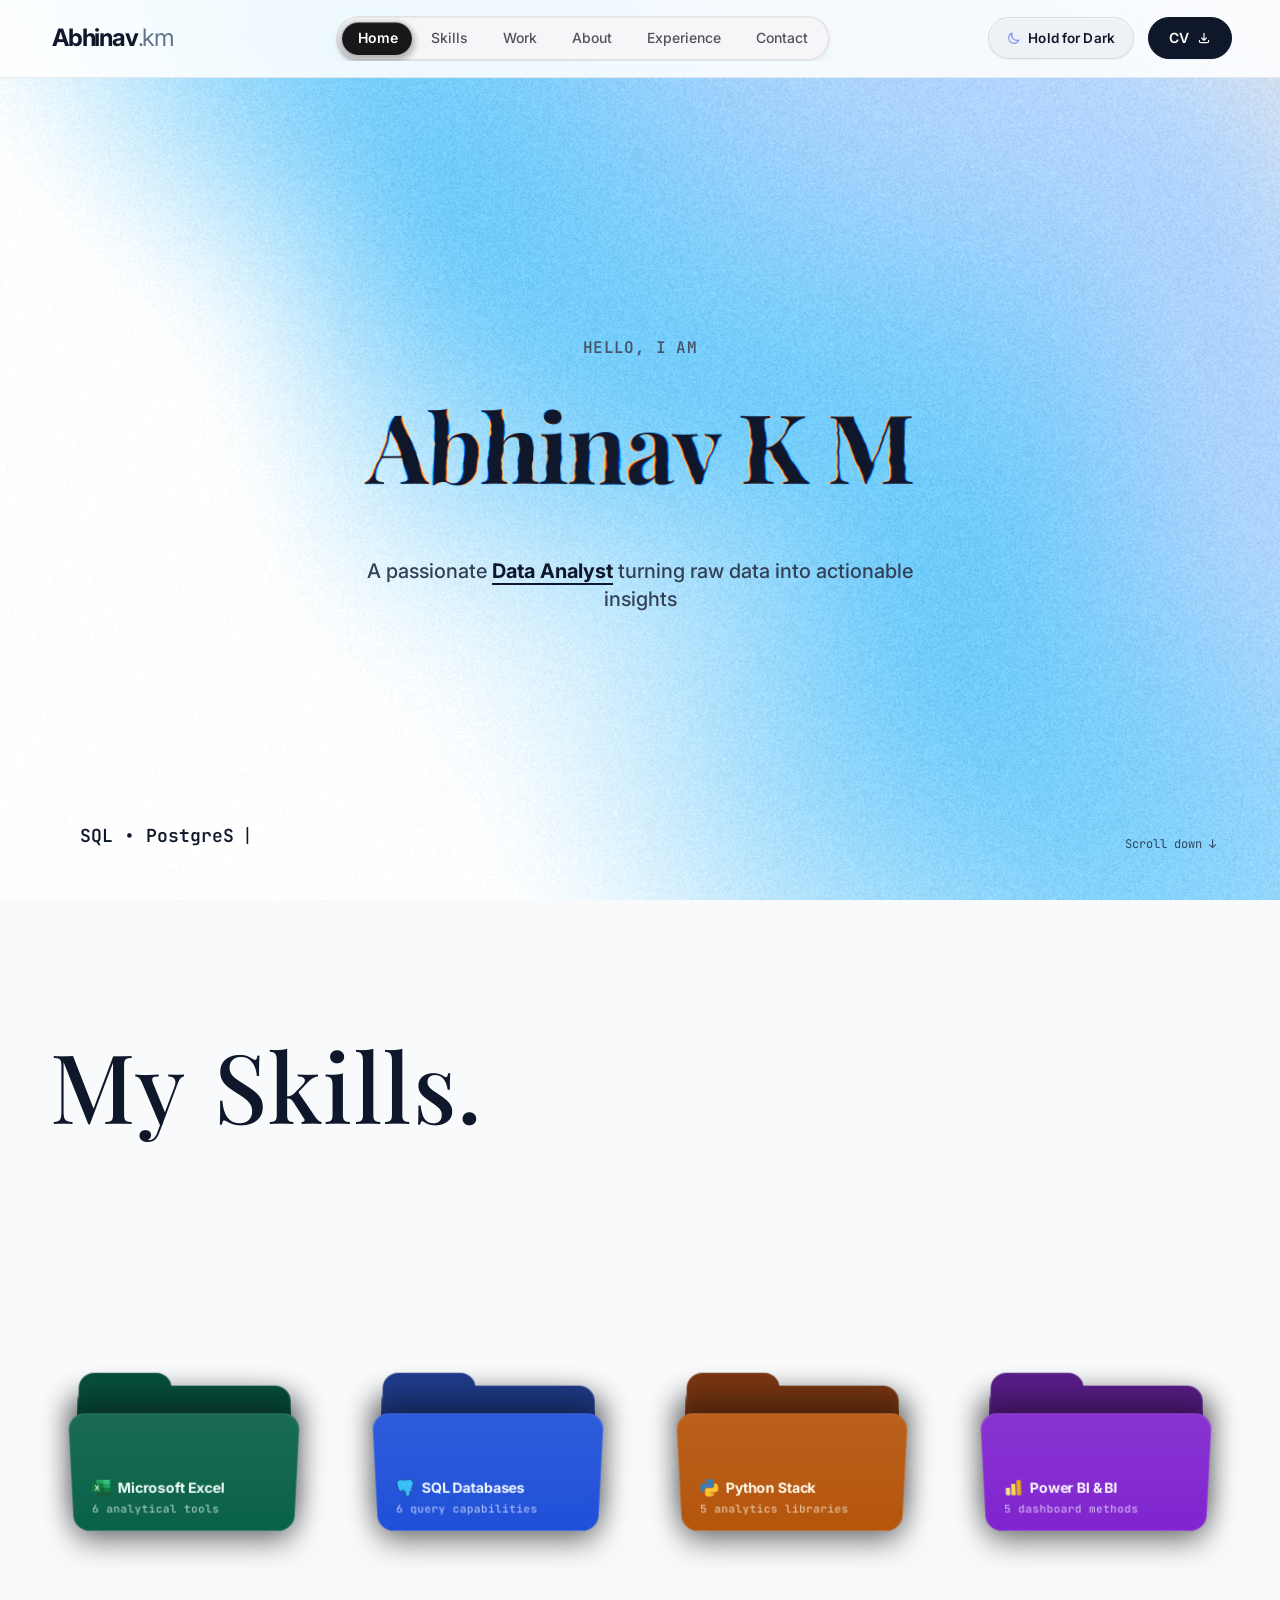
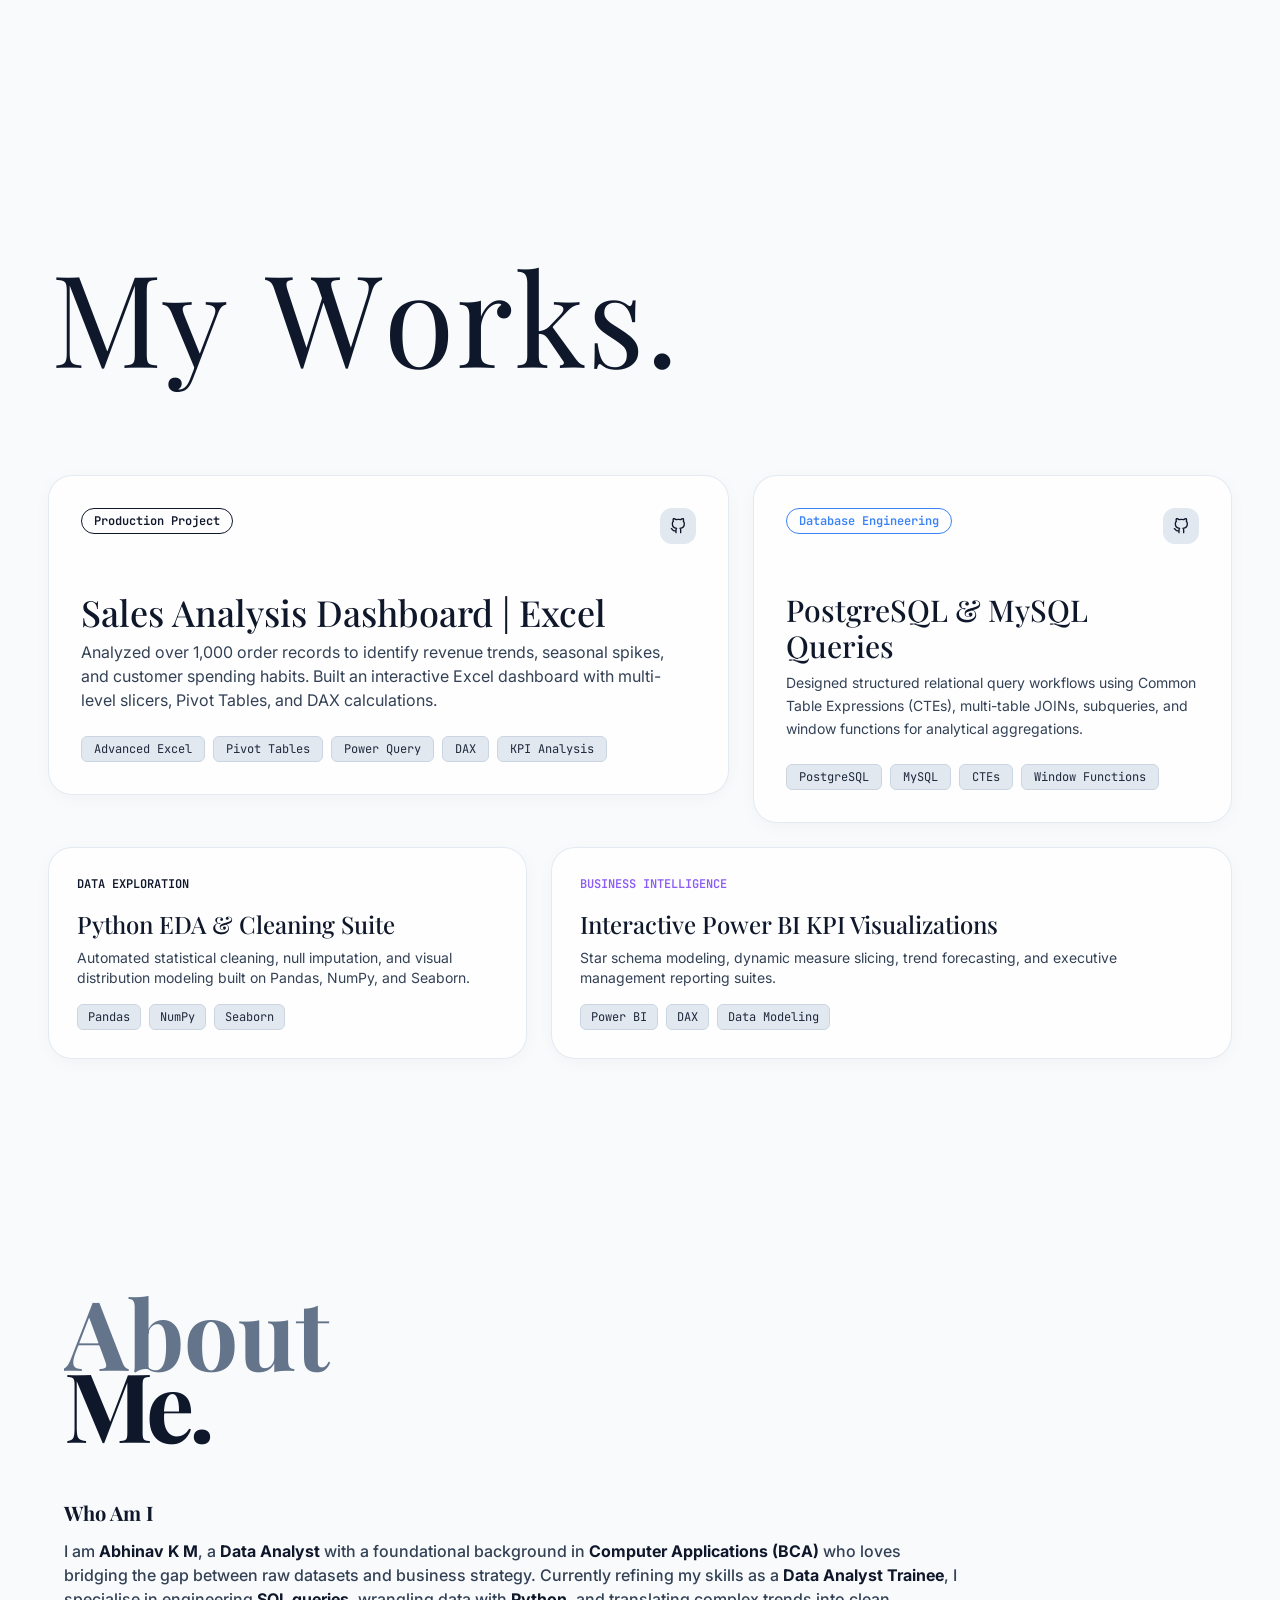
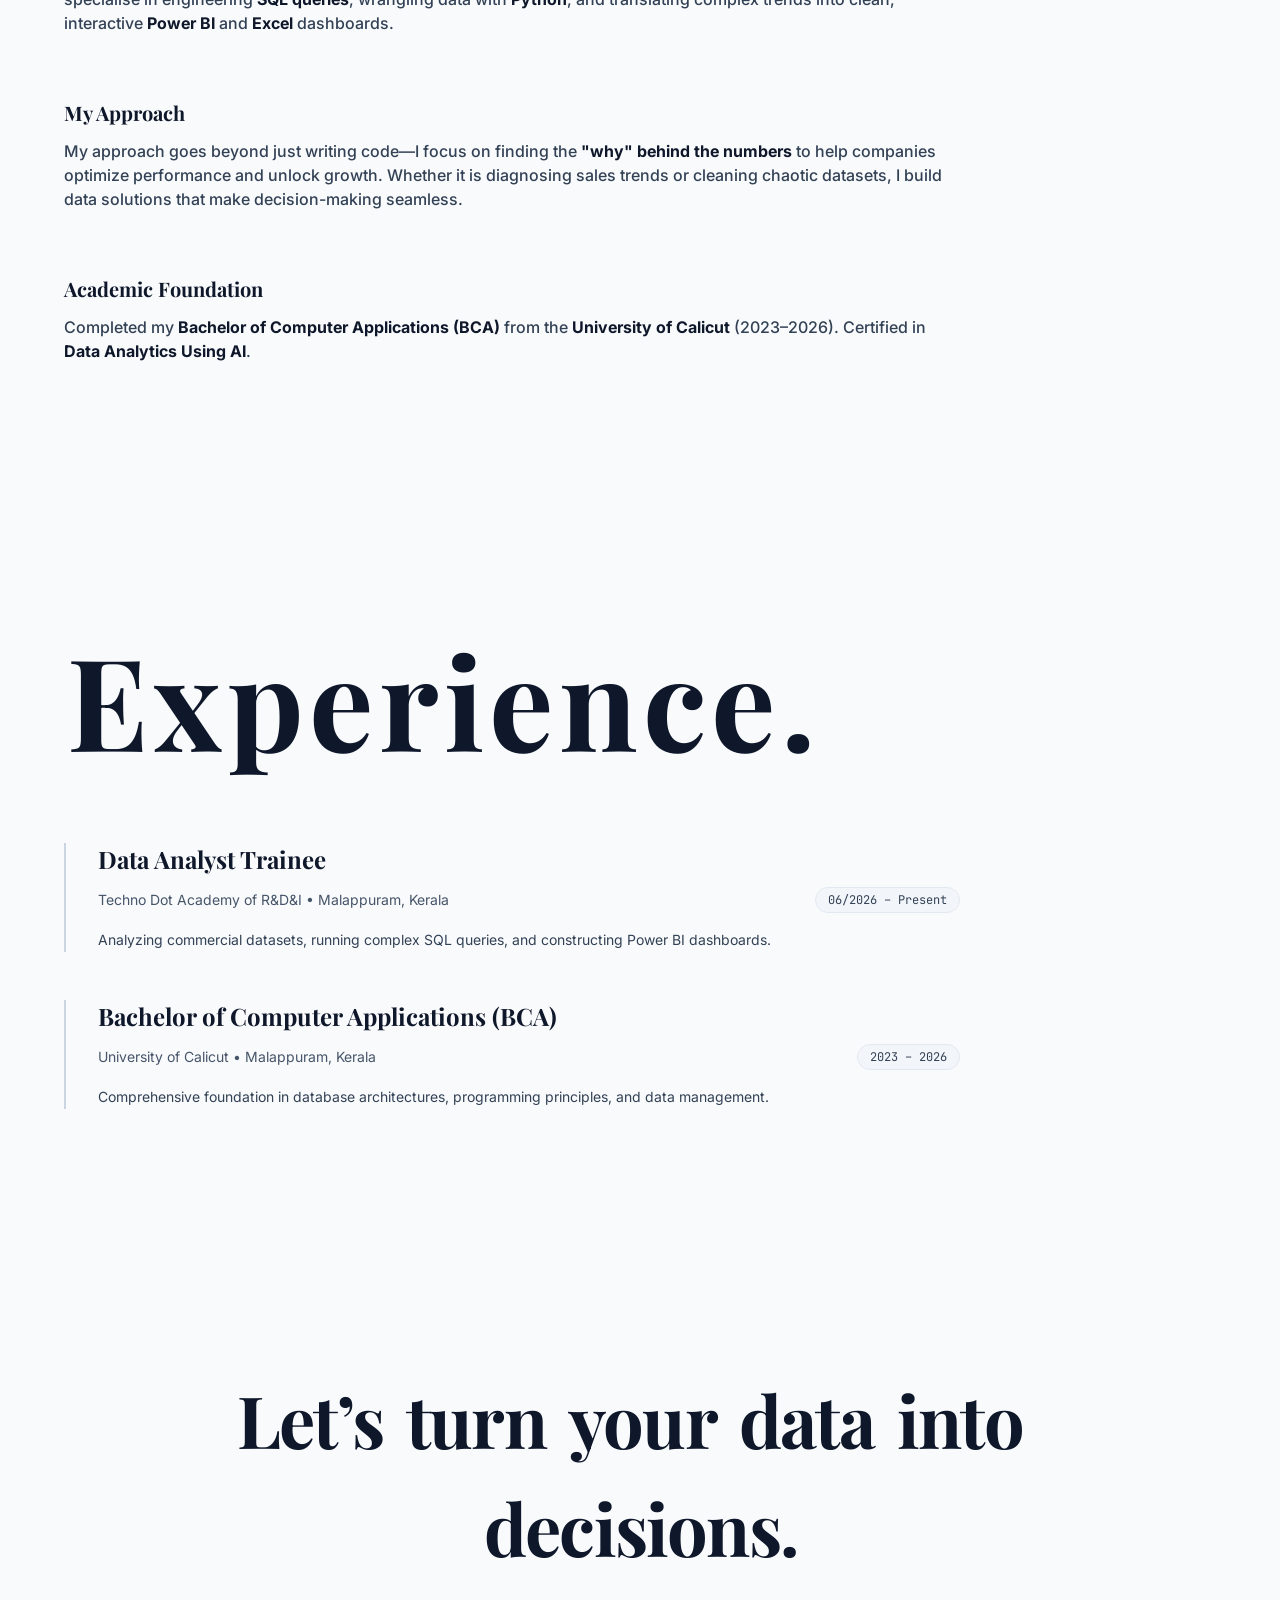
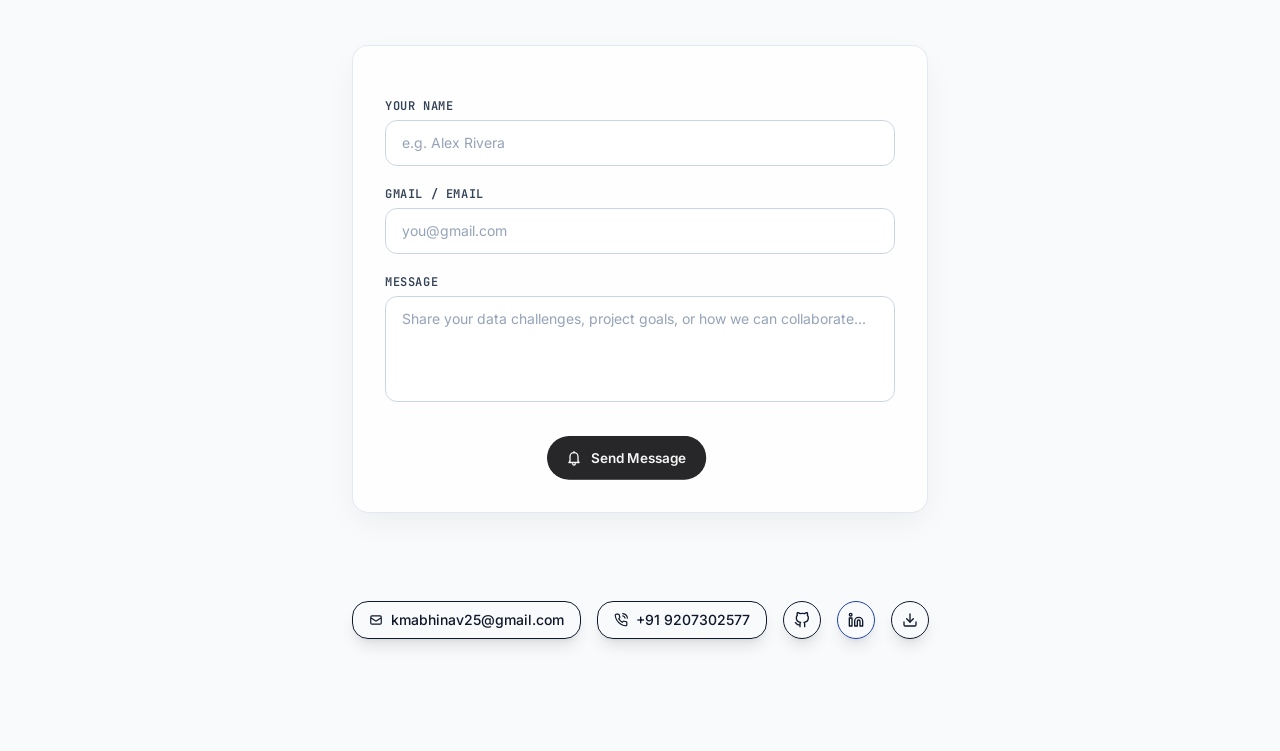
<file: index.html>
<!DOCTYPE html>
<html lang="en" class="scroll-smooth">
<head>
  <meta charset="UTF-8">
  <meta name="viewport" content="width=device-width, initial-scale=1.0, maximum-scale=5.0">
  <title>Abhinav K M – Data Analyst Portfolio</title>
  <meta name="description" content="Hi, I'm Abhinav K M, a professional Data Analyst specializing in Excel, SQL, PostgreSQL, Python, Pandas, NumPy, and Power BI dashboards. Explore my verified projects, analytical methodology, and business intelligence portfolio.">
  <meta name="author" content="Abhinav K M">

  <!-- Open Graph -->
  <meta property="og:type" content="profile">
  <meta property="og:title" content="Abhinav K M – Data Analyst Portfolio">
  <meta property="og:description" content="Motivated BCA graduate & Data Analyst Trainee turning raw datasets into actionable business intelligence.">
  <meta property="og:url" content="https://linkedin.com/in/abhinav-k-m">

  <!-- Google Fonts (Online Backup) -->
  <link rel="preconnect" href="https://fonts.googleapis.com">
  <link rel="preconnect" href="https://fonts.gstatic.com" crossorigin>
  <link href="https://fonts.googleapis.com/css2?family=Inter:wght@300;400;500;600;700;800&family=JetBrains+Mono:wght@400;500;600&family=Playfair+Display:ital,wght@0,400;0,500;0,600;0,700;0,900;1,400;1,600&display=swap" rel="stylesheet">

  <!-- 1. Offline Standalone Tailwind CSS v2.2.19 (Local & Instant) -->
  <link rel="stylesheet" href="assets/css/tailwind.min.css">
  <link rel="stylesheet" href="assets/css/gooey-nav.css">
  <link rel="stylesheet" href="assets/css/warp-text.css">
  <link rel="stylesheet" href="assets/css/staggered-text.css">
  <link rel="stylesheet" href="assets/css/glow-cursor.css">
  <link rel="stylesheet" href="assets/css/grainient.css">
  <link rel="stylesheet" href="assets/css/liquid-chrome.css">
  <link rel="stylesheet" href="assets/css/bell-toggle.css">
  <link rel="stylesheet" href="assets/css/hold-button.css">

  <!-- React Bits Components (Offline & Local) -->
  <script src="assets/js/matter.min.js"></script>
  <script src="assets/js/folder-float.js" defer></script>
  <script src="assets/js/gooey-nav.js" defer></script>
  <script src="assets/js/warp-text.js" defer></script>
  <script src="assets/js/staggered-text.js" defer></script>
  <script src="assets/js/glow-cursor.js" defer></script>
  <script src="assets/js/grainient.js" defer></script>
  <script src="assets/js/liquid-chrome.js" defer></script>
  <script src="assets/js/bell-toggle.js" defer></script>
  <script src="assets/js/hold-button.js" defer></script>

  <!-- Instant Theme Detection Script (Prevents Theme Flash) -->
  <script>
    (function() {
      try {
        var saved = localStorage.getItem('portfolio-theme');
        var theme = saved || (window.matchMedia('(prefers-color-scheme: dark)').matches ? 'dark' : 'light');
        document.documentElement.classList.add(theme);
      } catch (e) {
        document.documentElement.classList.add('dark');
      }
    })();
  </script>

  <!-- 2. Self-Contained Complete Theme Stylesheet (Offline & CDN independent) -->
  <style>
    /* Reset & Reference Base */
    *, ::before, ::after {
      box-sizing: border-box;
      border-width: 0;
      border-style: solid;
      border-color: currentColor;
    }
    html {
      scroll-behavior: smooth;
      -webkit-text-size-adjust: 100%;
    }
    body {
      font-family: 'Inter', -apple-system, BlinkMacSystemFont, "Segoe UI", Roboto, Helvetica, Arial, sans-serif;
      margin: 0;
      padding: 0;
      overflow-x: hidden;
      cursor: default;
      transition: background-color 0.35s ease, color 0.35s ease;
    }

    /* Font Families */
    .font-serif {
      font-family: 'Playfair Display', Georgia, Cambria, 'Times New Roman', Times, serif !important;
    }
    .font-sans {
      font-family: 'Inter', -apple-system, BlinkMacSystemFont, "Segoe UI", Roboto, sans-serif !important;
    }
    .font-mono {
      font-family: 'JetBrains Mono', 'IBM Plex Mono', Consolas, Monaco, monospace !important;
    }

    /* Rounded shapes matching reference */
    .rounded-3xl { border-radius: 1.5rem !important; }
    .rounded-4xl { border-radius: 2.5rem !important; }
    .rounded-b-3xl { border-bottom-left-radius: 1.5rem !important; border-bottom-right-radius: 1.5rem !important; }
    .rounded-b-4xl { border-bottom-left-radius: 2.5rem !important; border-bottom-right-radius: 2.5rem !important; }

    /* ========================================================================= */
    /* THEME SYSTEM: LIGHT & DARK MODES WITH OPTIMIZED TYPOGRAPHY                */
    /* ========================================================================= */

    /* ------------------------------------------------------------------------- */
    /* LIGHT MODE STYLES                                                         */
    /* ------------------------------------------------------------------------- */
    html.light body {
      background-color: #f8fafc !important;
      color: #0f172a !important;
    }

    html.light #navbar {
      background-color: rgba(255, 255, 255, 0.88) !important;
      border-bottom: 1px solid rgba(0, 0, 0, 0.08) !important;
      color: #0f172a !important;
    }
    html.light .brand-text { color: #0f172a !important; }
    html.light .brand-sub { color: #64748b !important; }

    html.light .cv-btn {
      background-color: #0f172a !important;
      color: #ffffff !important;
      border: 1px solid #0f172a !important;
    }
    html.light .cv-btn:hover {
      background-color: #1e293b !important;
    }

    /* Hero Light */
    html.light #hero {
      background-color: transparent !important;
      color: #0f172a !important;
    }
    html.light #hero .hero-tag {
      color: #64748b !important;
    }
    html.light #hero .hero-intro {
      color: #475569 !important;
    }
    html.light #hero .hero-sub {
      color: #334155 !important;
    }
    html.light #hero .hero-sub .highlight {
      color: #0f172a !important;
      border-color: #0f172a !important;
    }
    html.light #hero .hero-bottom {
      color: #0f172a !important;
    }
    html.light #hero .hero-fade {
      display: none !important;
    }

    /* My Skills Light */
    html.light #myskills {
      background-color: transparent !important;
      border-color: transparent !important;
      color: #0f172a !important;
    }
    html.light #myskills h2 {
      color: #0f172a !important;
    }
    html.light #myskills .section-desc {
      color: #475569 !important;
    }
    html.light #myskills .skill-tag {
      color: #059669 !important;
    }

    /* Projects / My Works Light */
    html.light #projects {
      background-color: transparent !important;
      color: #0f172a !important;
    }
    html.light #projects h2 {
      color: #0f172a !important;
    }
    html.light #projects .section-desc {
      color: #475569 !important;
    }
    html.light #projects .bento-card {
      background-color: rgba(255, 255, 255, 0.78) !important;
      border: 1px solid rgba(226, 232, 240, 0.9) !important;
      box-shadow: 0 4px 20px -4px rgba(0, 0, 0, 0.05) !important;
    }
    html.light #projects .bento-card:hover {
      border-color: #cbd5e1 !important;
      box-shadow: 0 10px 30px -8px rgba(0, 0, 0, 0.08) !important;
    }
    html.light #projects .bento-title {
      color: #0f172a !important;
    }
    html.light #projects .bento-desc {
      color: #334155 !important;
    }
    html.light #projects .bento-tag {
      background-color: #e2e8f0 !important;
      color: #1e293b !important;
      border: 1px solid #cbd5e1 !important;
    }
    html.light #projects .bento-icon-btn {
      background-color: #e2e8f0 !important;
      color: #0f172a !important;
    }
    html.light #projects .bento-icon-btn:hover {
      background-color: #cbd5e1 !important;
    }
    html.light #projects .bento-icon-btn svg {
      color: #0f172a !important;
    }

    /* About Me Light */
    html.light #profile {
      background-color: transparent !important;
      color: #0f172a !important;
      border: none !important;
      box-shadow: none !important;
    }
    html.light #profile .about-faint {
      color: #64748b !important;
    }
    html.light #profile .about-bold {
      color: #0f172a !important;
    }
    html.light #profile .about-subhead {
      color: #0f172a !important;
    }
    html.light #profile .about-body {
      color: #334155 !important;
    }
    html.light #profile .about-body .highlight-bold {
      color: #0f172a !important;
    }

    /* Experience Light */
    html.light #experience {
      background-color: transparent !important;
      color: #0f172a !important;
    }
    html.light #experience h2 {
      color: #0f172a !important;
    }
    html.light #experience .timeline-item {
      border-left-color: #cbd5e1 !important;
    }
    html.light #experience .role-title {
      color: #0f172a !important;
    }
    html.light #experience .company-text {
      color: #475569 !important;
    }
    html.light #experience .date-pill {
      background-color: rgba(241, 245, 249, 0.85) !important;
      color: #334155 !important;
      border: 1px solid #e2e8f0 !important;
    }
    html.light #experience .exp-desc {
      color: #334155 !important;
    }

    /* Contact Light */
    html.light #contact {
      background-color: transparent !important;
      border: none !important;
      color: #0f172a !important;
    }
    html.light #contact h2 {
      color: #0f172a !important;
    }
    html.light #contact p {
      color: #475569 !important;
    }
    html.light #contact a {
      color: #0f172a !important;
    }

    /* ------------------------------------------------------------------------- */
    /* DARK MODE STYLES                                                          */
    /* ------------------------------------------------------------------------- */
    html.dark body {
      background-color: #050908 !important;
      color: #f8fafc !important;
    }

    html.dark #navbar {
      background-color: rgba(6, 9, 8, 0.88) !important;
      border-bottom: 1px solid rgba(255, 255, 255, 0.08) !important;
      color: #ffffff !important;
    }
    html.dark .brand-text { color: #ffffff !important; }
    html.dark .brand-sub { color: #94a3b8 !important; }

    html.dark .cv-btn {
      background-color: rgba(255, 255, 255, 0.08) !important;
      border: 1px solid rgba(255, 255, 255, 0.15) !important;
      color: #ffffff !important;
    }
    html.dark .cv-btn:hover {
      background-color: rgba(255, 255, 255, 0.16) !important;
      border-color: rgba(255, 255, 255, 0.25) !important;
    }

    /* Hero Dark */
    html.dark #hero {
      background-color: transparent !important;
      color: #ffffff !important;
    }
    html.dark #hero .hero-tag {
      color: #94a3b8 !important;
    }
    html.dark #hero .hero-intro {
      color: #94a3b8 !important;
    }
    html.dark #hero .hero-sub {
      color: #cbd5e1 !important;
    }
    html.dark #hero .hero-sub .highlight {
      color: #ffffff !important;
      border-color: #ffffff !important;
    }
    html.dark #hero .hero-bottom {
      color: #f1f5f9 !important;
    }
    html.dark #hero .hero-fade {
      display: none !important;
    }

    /* My Skills Dark */
    html.dark #myskills {
      background-color: transparent !important;
      border-color: transparent !important;
      color: #ffffff !important;
    }
    html.dark #myskills h2 {
      color: #ffffff !important;
    }
    html.dark #myskills .section-desc {
      color: #94a3b8 !important;
    }
    html.dark #myskills .skill-tag {
      color: #34d399 !important;
    }

    /* Projects / My Works Dark */
    html.dark #projects {
      background-color: transparent !important;
      color: #ffffff !important;
    }
    html.dark #projects h2 {
      color: #ffffff !important;
    }
    html.dark #projects .section-desc {
      color: #94a3b8 !important;
    }
    html.dark #projects .bento-card {
      background-color: rgba(17, 22, 20, 0.78) !important;
      border: 1px solid rgba(255, 255, 255, 0.08) !important;
      box-shadow: none !important;
    }
    html.dark #projects .bento-card:hover {
      border-color: rgba(255, 255, 255, 0.18) !important;
    }
    html.dark #projects .bento-title {
      color: #ffffff !important;
    }
    html.dark #projects .bento-desc {
      color: #cbd5e1 !important;
    }
    html.dark #projects .bento-tag {
      background-color: #1b2220 !important;
      color: #e2e8f0 !important;
      border: 1px solid rgba(255, 255, 255, 0.06) !important;
    }
    html.dark #projects .bento-icon-btn {
      background-color: rgba(255, 255, 255, 0.1) !important;
      color: #ffffff !important;
    }
    html.dark #projects .bento-icon-btn:hover {
      background-color: rgba(255, 255, 255, 0.2) !important;
    }
    html.dark #projects .bento-icon-btn svg {
      color: #ffffff !important;
    }

    /* About Me Dark */
    html.dark #profile {
      background-color: transparent !important;
      color: #ffffff !important;
      border: none !important;
      box-shadow: none !important;
    }
    html.dark #profile .about-faint {
      color: #64748b !important;
    }
    html.dark #profile .about-bold {
      color: #f8fafc !important;
    }
    html.dark #profile .about-subhead {
      color: #ffffff !important;
    }
    html.dark #profile .about-body {
      color: #cbd5e1 !important;
    }
    html.dark #profile .about-body .highlight-bold {
      color: #ffffff !important;
    }

    /* Experience Dark */
    html.dark #experience {
      background-color: transparent !important;
      color: #ffffff !important;
    }
    html.dark #experience h2 {
      color: #f8fafc !important;
    }
    html.dark #experience .timeline-item {
      border-left-color: #27272a !important;
    }
    html.dark #experience .role-title {
      color: #ffffff !important;
    }
    html.dark #experience .company-text {
      color: #94a3b8 !important;
    }
    html.dark #experience .date-pill {
      background-color: rgba(20, 26, 24, 0.85) !important;
      color: #cbd5e1 !important;
      border: 1px solid rgba(255, 255, 255, 0.08) !important;
    }
    html.dark #experience .exp-desc {
      color: #cbd5e1 !important;
    }

    /* Contact Dark */
    html.dark #contact {
      background-color: transparent !important;
      border: none !important;
      color: #ffffff !important;
    }

    /* Touch fallback: show regular pointer */
    @media (pointer: coarse) {
      body {
        cursor: auto !important;
      }
      .custom-cursor, .custom-cursor-dot {
        display: none !important;
      }
    }

    /* Fixed Navigation */
    /* Fixed Navigation Base */
    #navbar {
      backdrop-filter: blur(14px);
      -webkit-backdrop-filter: blur(14px);
      transition: background-color 0.3s ease, border-color 0.3s ease, color 0.3s ease;
    }

    /* Grain texture overlay */
    .grain-overlay {
      background-image: url("data:image/svg+xml,%3Csvg viewBox='0 0 200 200' xmlns='http://www.w3.org/2000/svg'%3E%3Cfilter id='noiseFilter'%3E%3CfeTurbulence type='fractalNoise' baseFrequency='0.8' numOctaves='3' stitchTiles='stitch'/%3E%3C/filter%3E%3Crect width='100%25' height='100%25' filter='url(%23noiseFilter)' opacity='0.05'/%3E%3C/filter%3E%3C/svg%3E");
    }

    /* Reference Flicker Animation */
    @keyframes flicker {
      0% { opacity: 1; }
      2% { opacity: 0.2; }
      3% { opacity: 1; }
      6% { opacity: 0.5; }
      7% { opacity: 1; }
      9% { opacity: 0.1; }
      10% { opacity: 1; }
      11% { opacity: 0.3; }
      14% { opacity: 1; }
      20% { opacity: 0.6; }
      25% { opacity: 1; }
      30% { opacity: 0.2; }
      31% { opacity: 1; }
      40% { opacity: 0.4; }
      41% { opacity: 1; }
      60% { opacity: 0.3; }
      61% { opacity: 1; }
      65% { opacity: 0.8; }
      70% { opacity: 1; }
      80% { opacity: 0.5; }
      81% { opacity: 1; }
      90% { opacity: 0.2; }
      91% { opacity: 1; }
      100% { opacity: 1; }
    }
    .flicker {
      animation: flicker 4.5s infinite;
    }

    /* Scroll reveal transitions */
    .reveal-item {
      opacity: 0;
      transform: translateY(30px);
      transition: opacity 0.7s cubic-bezier(0.16, 1, 0.3, 1), transform 0.7s cubic-bezier(0.16, 1, 0.3, 1);
    }
    .reveal-item.revealed {
      opacity: 1;
      transform: translateY(0);
    }

    /* Hide scrollbar */
    .hide-scrollbar::-webkit-scrollbar {
      display: none;
    }
    .hide-scrollbar {
      -ms-overflow-style: none;
      scrollbar-width: none;
    }

    /* ========================================================================= */
    /* REACT BITS FOLDERFLOAT COMPONENT STYLES                                   */
    /* ========================================================================= */
    .folder-float {
      --ff-w: 220px;
      --ff-h: 154px;
      --ff-r: 16px;
      --ff-tab: 15px;
      --ff-back: #1c1917;
      --ff-front: #292524;
      --ff-paper: #f5f5f4;
      --ff-item: #fafaf9;
      --ff-item-ink: #0c0a09;
      --ff-label: #f5f5f4;
      --ff-spread: 190px;
      --ff-lift: 30px;
      --ff-angle: 34deg;
      --ff-rest: 16deg;
      --ff-open: 520ms;
      --ff-close: 312ms;
      --ff-stagger: 45ms;
      --ff-n: 6;
      --ff-spring: cubic-bezier(0.34, 1.57, 0.64, 1);
      --ff-ease-out: cubic-bezier(0.23, 1, 0.32, 1);

      position: relative;
      display: inline-block;
      width: var(--ff-w);
      padding-top: var(--ff-tab);
      font-family: inherit;
      font-size: 13px;
      font-weight: 500;
      line-height: 1;
      user-select: none;
    }

    .folder-float__folder {
      position: relative;
      width: var(--ff-w);
      height: var(--ff-h);
    }

    .folder-float__back {
      position: absolute;
      inset: 0;
      z-index: 0;
      border-radius: var(--ff-r);
      background: var(--ff-back);
      border: 1px solid rgba(255, 255, 255, 0.08);
      transform: perspective(600px) rotateX(8deg);
      transform-origin: 50% 100%;
      box-shadow: 0 10px 30px rgba(0, 0, 0, 0.5);
    }

    .folder-float__back::before {
      content: '';
      position: absolute;
      top: calc(-1 * var(--ff-tab));
      left: 0;
      width: 44%;
      height: calc(var(--ff-tab) + var(--ff-r));
      border-radius: var(--ff-r) var(--ff-r) 0 0;
      background: inherit;
      border-top: 1px solid rgba(255, 255, 255, 0.12);
      border-left: 1px solid rgba(255, 255, 255, 0.12);
    }

    .folder-float__paper {
      position: absolute;
      top: 10%;
      z-index: 1;
      right: 8%;
      left: 8%;
      height: 50%;
      border-radius: 6px;
      background: var(--ff-paper);
      opacity: 0;
      transform: translateY(10px);
      transition:
        transform var(--ff-close) var(--ff-ease-out),
        opacity var(--ff-close) ease;
      box-shadow: 0 2px 8px rgba(0, 0, 0, 0.25);
    }

    .folder-float__front {
      position: absolute;
      right: 0;
      bottom: 0;
      left: 0;
      z-index: 2;
      display: flex;
      flex-direction: column;
      justify-content: flex-end;
      gap: 6px;
      height: 76%;
      padding: 16px 18px;
      box-sizing: border-box;
      border-radius: var(--ff-r);
      background: linear-gradient(180deg, rgba(255, 255, 255, 0.08), rgba(255, 255, 255, 0.01)), var(--ff-front);
      color: var(--ff-label);
      border: 1px solid rgba(255, 255, 255, 0.12);
      box-shadow: 0 -12px 28px rgba(0, 0, 0, 0.45);
      transform: perspective(600px) rotateX(calc(-1 * var(--ff-rest)));
      transform-origin: 50% 100%;
      transition: transform var(--ff-open) var(--ff-ease-out);
    }

    .folder-float__label {
      font-size: 14px;
      font-weight: 700;
      letter-spacing: -0.01em;
      display: flex;
      align-items: center;
      gap: 6px;
    }

    .folder-float__sub {
      font-size: 11px;
      opacity: 0.65;
      font-family: 'JetBrains Mono', monospace;
    }

    .folder-float__trigger {
      position: absolute;
      right: 0;
      bottom: 0;
      left: 0;
      z-index: 3;
      height: 76%;
      margin: 0;
      padding: 0;
      border: 0;
      border-radius: var(--ff-r);
      background: transparent;
      cursor: pointer;
      outline: none;
      -webkit-tap-highlight-color: transparent;
    }

    .folder-float[data-open] .folder-float__front {
      transform: perspective(600px) rotateX(calc(-1 * var(--ff-angle)));
      border-color: rgba(255, 255, 255, 0.22);
    }

    .folder-float[data-open] .folder-float__paper {
      opacity: 1;
      transform: translateY(0);
      transition:
        transform var(--ff-open) var(--ff-ease-out),
        opacity 200ms ease;
    }

    .folder-float__items {
      position: absolute;
      top: var(--ff-tab);
      left: 50%;
      z-index: 20;
      width: 0;
      height: 0;
    }

    .folder-float[data-open] .folder-float__items::before {
      content: '';
      position: absolute;
      top: calc(-1 * (var(--ff-lift) + 140px));
      left: calc(-1 * (var(--ff-spread) + 100px));
      width: calc(2 * var(--ff-spread) + 200px);
      height: calc(var(--ff-lift) + 140px);
    }

    .folder-float__item {
      position: absolute;
      top: 0;
      left: 50%;
      margin: 0;
      padding: 0 16px;
      height: 36px;
      border: 1px solid rgba(255, 255, 255, 0.2);
      border-radius: 18px;
      background: var(--ff-item);
      color: var(--ff-item-ink);
      font-family: 'JetBrains Mono', monospace;
      font-size: 12px;
      font-weight: 600;
      white-space: nowrap;
      box-shadow: 0 8px 20px rgba(0, 0, 0, 0.35);
      cursor: pointer;
      outline: none;
      opacity: 0;
      transform: translate(-50%, 44px) scale(0.6);
      transform-origin: 50% 50%;
      pointer-events: none;
      -webkit-tap-highlight-color: transparent;
      transition:
        transform var(--ff-close) var(--ff-ease-out) calc((var(--ff-n) - 1 - var(--i)) * var(--ff-stagger) * 0.5),
        opacity 160ms ease calc((var(--ff-n) - 1 - var(--i)) * var(--ff-stagger) * 0.5 + var(--ff-close) * 0.45),
        scale 160ms var(--ff-ease-out);
    }

    .folder-float[data-open] .folder-float__item {
      opacity: 1;
      transform: translate(calc(-50% + var(--x, 0px)), var(--y, 0px)) rotate(var(--r, 0deg)) scale(1);
      pointer-events: auto;
      transition:
        transform var(--ff-open) var(--ff-spring) calc(var(--i) * var(--ff-stagger)),
        opacity 160ms ease calc(var(--i) * var(--ff-stagger)),
        scale 160ms var(--ff-ease-out);
    }

    .folder-float[data-live] .folder-float__item {
      cursor: grab;
      transition: scale 160ms var(--ff-ease-out);
    }

    .folder-float__item[data-drag] {
      cursor: grabbing !important;
      box-shadow: 0 14px 28px rgba(0, 0, 0, 0.5);
      scale: 1.05;
      z-index: 50;
    }

    @media (hover: hover) and (pointer: fine) {
      .folder-float[data-open] .folder-float__item:hover {
        scale: 1.08;
      }
    }

    .folder-float[data-open] .folder-float__item:active {
      scale: 0.96;
    }

    .folder-float__item[data-pop] {
      animation: folder-float-pop 320ms var(--ff-ease-out);
    }

    .folder-float__drift {
      display: block;
      animation: folder-float-drift 3.2s ease-in-out infinite;
      animation-delay: calc(var(--i) * -0.7s);
      animation-play-state: paused;
    }

    .folder-float[data-open] .folder-float__drift {
      animation-play-state: running;
    }

    .folder-float[data-physics] .folder-float__drift,
    .folder-float[data-live] .folder-float__drift {
      animation: none;
    }

    @keyframes folder-float-drift {
      0%, 100% { transform: translateY(0); }
      50% { transform: translateY(-4px); }
    }

    @keyframes folder-float-pop {
      30% { transform: scale(1.15); }
      100% { transform: scale(1); }
    }

    @media (prefers-reduced-motion: reduce) {
      .folder-float__front,
      .folder-float__paper {
        transition: opacity 200ms ease;
      }
      .folder-float[data-open] .folder-float__front {
        transform: perspective(600px) rotateX(calc(-1 * var(--ff-rest)));
      }
      .folder-float__paper {
        transform: none !important;
      }
      .folder-float__item {
        transition: opacity 200ms ease;
      }
      .folder-float[data-open] .folder-float__item {
        transition: opacity 200ms ease calc(var(--i) * var(--ff-stagger));
      }
      .folder-float__drift {
        animation: none;
      }
    }
  </style>
</head>
<body class="selection:bg-white selection:text-black">

  <!-- ========================================================================= -->
  <!-- REACT BITS GRAINIENT COMPONENT (Overall Website Background)               -->
  <!-- Docs: https://reactbits.dev/components/grainient                          -->
  <!-- ========================================================================= -->
  <div id="grainient-bg" class="grainient-fixed" aria-hidden="true">
    <canvas class="grainient-canvas"></canvas>
  </div>

  <!-- ========================================================================= -->
  <!-- 1. REACT BITS GLOW CURSOR (WebGL2 Real-time Fluid Light Trails)           -->
  <!-- Docs: https://pro.reactbits.dev/docs/components/glow-cursor               -->
  <!-- ========================================================================= -->
  <div id="glow-cursor-container" class="glow-cursor-fixed" aria-hidden="true">
    <canvas class="glow-cursor__canvas"></canvas>
  </div>

  <!-- ========================================================================= -->
  <!-- 2. MINIMAL FIXED NAVIGATION (React Bits GooeyNav WebGL2 Liquid Navigation)-->
  <!-- ========================================================================= -->
  <header id="navbar" class="fixed top-0 left-0 w-full z-40 select-none py-2 sm:py-3 md:py-4 px-3 sm:px-6 md:px-12 transition-colors duration-300">
    <div class="w-full flex flex-col md:flex-row md:justify-between md:items-center gap-1.5 sm:gap-2 md:gap-4 max-w-7xl mx-auto">
      <!-- Top Row on Mobile: Brand on Left, Theme Toggle on Right -->
      <div class="w-full md:w-auto flex justify-between items-center px-1">
        <a href="#hero" class="text-lg sm:text-xl md:text-2xl tracking-tighter font-bold flex items-center">
          <span class="brand-text">Abhinav</span><span class="brand-sub font-normal">.km</span>
        </a>
        <!-- Mobile Controls (Theme Toggle) -->
        <div class="flex md:hidden items-center gap-2">
          <div id="theme-hold-mobile" class="flex items-center"></div>
        </div>
      </div>

      <!-- React Bits GooeyNav Interactive Liquid Navigation: Full width centered on mobile, flex-1 max-w-2xl on desktop -->
      <div id="gooey-nav-root" class="w-full md:flex-1 md:max-w-2xl flex justify-center px-0 sm:px-1 overflow-x-auto hide-scrollbar"></div>

      <!-- Desktop Right Controls: Theme Toggle & CV Action Link -->
      <div class="hidden md:flex items-center gap-2 sm:gap-3.5">
        <!-- React Bits HoldButton Theme Controller Root -->
        <div id="theme-hold-root" class="flex items-center"></div>

        <!-- CV Action Link -->
        <a href="https://drive.google.com/file/d/1OkKjk7z9MdCexpCY57LlAkbwtGp0alJ0/view?usp=sharing" target="_blank" rel="noopener noreferrer" class="cv-btn hidden sm:inline-flex items-center gap-2 px-5 py-2.5 rounded-full text-xs sm:text-sm font-semibold shadow-sm">
          <span>CV</span>
          <svg class="w-3.5 h-3.5" fill="none" stroke="currentColor" viewBox="0 0 24 24"><path stroke-linecap="round" stroke-linejoin="round" stroke-width="2" d="M4 16v1a3 3 0 003 3h10a3 3 0 003-3v-1m-4-4l-4 4m0 0l-4-4m4 4V4"/></svg>
        </a>
      </div>
    </div>
  </header>

  <main class="w-full">

    <!-- ========================================================================= -->
    <!-- 3. HERO SECTION (With React Bits Grainient Fluid Background)             -->
    <!-- ========================================================================= -->
    <section id="hero" class="w-full min-h-screen pt-36 sm:pt-32 md:pt-36 pb-12 px-6 sm:px-10 md:px-16 flex flex-col justify-between items-start relative select-none overflow-hidden bg-transparent">
      
      <!-- Soft Grain Texture Overlay for tactile finish -->
      <div class="grain-overlay absolute inset-0 pointer-events-none z-[1] opacity-40"></div>
      <div class="hero-fade absolute inset-0 pointer-events-none z-[2]"></div>

      <!-- Center Typography: Playfair Display Headline with React Bits WarpText -->
      <div class="w-full flex items-center justify-center my-auto py-8 sm:py-12 relative z-10">
        <div class="space-y-3 text-center max-w-5xl mx-auto w-full">
          <p class="hero-intro text-sm sm:text-base font-semibold tracking-wide uppercase font-mono">Hello, I am</p>
          
          <!-- Accessible semantic heading for search engines & screen readers -->
          <h1 class="sr-only">Abhinav K M</h1>

          <!-- React Bits WarpText WebGL Component with Lens Bulge & Click Ripples -->
          <div
            id="hero-warp-name"
            class="warp-text w-full mx-auto"
            style="height: clamp(110px, 16vw, 165px); max-width: 960px;"
            role="img"
            aria-label="Abhinav K M"
          >
            <span class="warp-text__fallback font-serif text-5xl sm:text-7xl md:text-8xl font-bold tracking-tight">
              Abhinav K M
            </span>
          </div>

          <p class="hero-sub text-base sm:text-xl font-medium pt-2 max-w-xl mx-auto leading-relaxed">
            A passionate <span class="highlight font-bold border-b-2">Data Analyst</span> turning raw data into actionable insights
          </p>
        </div>
      </div>

      <!-- Bottom Interactive Typewriter -->
      <div class="hero-bottom w-full flex justify-between items-end pt-4 relative z-10">
        <div class="h-8 flex items-center">
          <p class="text-sm sm:text-lg font-semibold font-mono flex items-center gap-2">
            <span class="inline-block w-2 h-2 rounded-full bg-emerald-500"></span>
            <span id="typewriter-text">SQL &bull; PostgreSQL &bull; Excel &bull; Power BI</span>
            <span class="font-normal">|</span>
          </p>
        </div>

        <div class="hidden md:flex items-center gap-3 text-xs font-mono opacity-75">
          <a href="#projects" class="hover:opacity-100 transition">Scroll down &darr;</a>
        </div>
      </div>
    </section>

    <!-- ========================================================================= -->
    <!-- 4. MY SKILLS INTERACTIVE SECTION (React Bits FolderFloat with Matter.js)   -->
    <!-- ========================================================================= -->
    <section id="myskills" class="px-4 sm:px-8 md:px-12 py-20 sm:py-28 space-y-12 sm:space-y-16 w-full relative overflow-hidden transition-colors duration-300">
      
      <!-- Section Title Header -->
      <div class="max-w-4xl space-y-3">

        <h2 class="staggered-text font-serif text-5xl sm:text-7xl md:text-8xl font-medium tracking-tight"
            data-staggered-text="My Skills."
            data-segment-by="chars"
            data-direction="top"
            data-stagger-direction="forward"
            data-delay="40"
            data-duration="0.65"
            data-blur="true">
          My Skills.
        </h2>

      </div>

      <!-- 4 FolderFloat Containers Grid with ample floating headroom -->
      <div class="grid grid-cols-1 sm:grid-cols-2 lg:grid-cols-4 gap-12 lg:gap-8 pt-36 pb-16 justify-items-center items-end">
        
        <!-- Folder 1: Microsoft Excel -->
        <div class="flex flex-col items-center">
          <div
            class="folder-float"
            data-folder-id="excel"
            data-trigger="hover"
            style="
              --ff-w: 220px;
              --ff-h: 152px;
              --ff-r: 16px;
              --ff-tab: 15px;
              --ff-back: #064e3b;
              --ff-front: #065f46;
              --ff-paper: #ecfdf5;
              --ff-item: #d1fae5;
              --ff-item-ink: #064e3b;
              --ff-label: #f0fdf4;
              --ff-spread: 180px;
              --ff-lift: 28px;
              --ff-angle: 34deg;
              --ff-rest: 16deg;
              --ff-open: 520ms;
              --ff-close: 312ms;
              --ff-stagger: 45ms;
              --ff-n: 6;
            "
          >
            <div class="folder-float__items">
              <!-- Dynamically mapped pills rendered via JS layout -->
            </div>
            <div class="folder-float__folder">
              <span class="folder-float__back" aria-hidden="true"></span>
              <span class="folder-float__paper" aria-hidden="true"></span>
              <span class="folder-float__front" aria-hidden="true">
                <span class="folder-float__label">
                  <svg class="w-5 h-5 flex-shrink-0" viewBox="0 0 32 32" fill="none" xmlns="http://www.w3.org/2000/svg" aria-hidden="true">
                    <path fill="#185c37" d="M19.581 15.35 8.512 13.4v14.409A1.19 1.19 0 0 0 9.705 29h19.1A1.19 1.19 0 0 0 30 27.809V22.5Z"/>
                    <path fill="#21a366" d="M19.581 3H9.705a1.19 1.19 0 0 0-1.193 1.191V9.5L19.581 16l5.861 1.95L30 16V9.5Z"/>
                    <path fill="#107c41" d="M8.512 9.5h11.069V16H8.512Z"/>
                    <path fill="#33c481" d="M28.806 3h-9.225v6.5H30V4.191A1.19 1.19 0 0 0 28.806 3"/>
                    <path fill="#107c41" d="M19.581 16H30v6.5H19.581Z"/>
                    <rect x="2" y="8.85" width="14.3" height="14.3" rx="1.5" fill="#107c41"/>
                    <path fill="#ffffff" d="m5.7 19.873 2.511-3.884-2.3-3.862h1.847L9.013 14.6c.116.234.2.408.238.524h.017q.123-.281.26-.546l1.342-2.447h1.7l-2.359 3.84 2.419 3.905h-1.809l-1.45-2.711A2.4 2.4 0 0 1 9.2 16.8h-.024a1.7 1.7 0 0 1-.168.351l-1.493 2.722Z"/>
                  </svg>
                  Microsoft Excel
                </span>
                <span class="folder-float__sub">6 analytical tools</span>
              </span>
              <button
                type="button"
                class="folder-float__trigger"
                aria-label="Microsoft Excel, 6 tools"
              ></button>
            </div>
          </div>
        </div>

        <!-- Folder 2: SQL Databases -->
        <div class="flex flex-col items-center">
          <div
            class="folder-float"
            data-folder-id="sql"
            data-trigger="hover"
            style="
              --ff-w: 220px;
              --ff-h: 152px;
              --ff-r: 16px;
              --ff-tab: 15px;
              --ff-back: #1e3a8a;
              --ff-front: #1d4ed8;
              --ff-paper: #eff6ff;
              --ff-item: #dbeafe;
              --ff-item-ink: #1e3a8a;
              --ff-label: #eff6ff;
              --ff-spread: 180px;
              --ff-lift: 28px;
              --ff-angle: 34deg;
              --ff-rest: 16deg;
              --ff-open: 520ms;
              --ff-close: 312ms;
              --ff-stagger: 45ms;
              --ff-n: 6;
            "
          >
            <div class="folder-float__items"></div>
            <div class="folder-float__folder">
              <span class="folder-float__back" aria-hidden="true"></span>
              <span class="folder-float__paper" aria-hidden="true"></span>
              <span class="folder-float__front" aria-hidden="true">
                <span class="folder-float__label">
                  <svg class="w-5 h-5 flex-shrink-0" viewBox="0 0 32 32" xmlns="http://www.w3.org/2000/svg" aria-hidden="true">
                    <path d="M29.507 18.773a1.38 1.38 0 0 0-1.144-.921 2.6 2.6 0 0 0-.913.051 8 8 0 0 1-1.406.185 27 27 0 0 0 2.872-6.83c.953-3.689.444-5.369-.151-6.13A8.24 8.24 0 0 0 22.121 2a11.8 11.8 0 0 0-3.453.484 13 13 0 0 0-2.02-.184 6.57 6.57 0 0 0-3.518.867 16 16 0 0 0-2.484-.624 7.7 7.7 0 0 0-5.819.924C3.093 4.691 2.289 6.819 2.438 9.792a36.4 36.4 0 0 0 1.406 6.538 22.6 22.6 0 0 0 1.514 3.863A4.8 4.8 0 0 0 7.8 22.742a2.4 2.4 0 0 0 2.379-.516 2.1 2.1 0 0 0 .5.43 3.3 3.3 0 0 0 .944.4 5.07 5.07 0 0 0 3.3-.2c.006.171.011.335.014.477.006.229.013.454.021.665a11.6 11.6 0 0 0 .441 3.3c.016.043.037.107.059.176a4 4 0 0 0 .991 1.745 2.96 2.96 0 0 0 2.09.777 4.7 4.7 0 0 0 .977-.109 4.6 4.6 0 0 0 3.091-1.787c.811-1.155 1.206-2.894 1.277-5.635l.026-.222.017-.145.191.017h.049a7.6 7.6 0 0 0 3.163-.548c.631-.293 2.654-1.361 2.177-2.8" fill="#1e3a8a"/>
                    <path fill="#38bdf8" d="M27.689 19.053c-3.163.652-3.38-.418-3.38-.418 3.339-4.955 4.735-11.245 3.53-12.784-3.286-4.2-8.975-2.213-9.07-2.162l-.031.006a11.3 11.3 0 0 0-2.11-.22 5.2 5.2 0 0 0-3.34 1S3.14.294 3.612 9.733c.1 2.008 2.878 15.194 6.191 11.211 1.211-1.456 2.381-2.688 2.381-2.688a3.07 3.07 0 0 0 2.006.512l.057-.048a2.2 2.2 0 0 0 .023.567c-.854.954-.6 1.121-2.309 1.472-1.726.356-.712.989-.05 1.155a3.51 3.51 0 0 0 3.915-1.272l-.05.2c.334.268.569 1.742.53 3.079a8.5 8.5 0 0 0 .2 2.971c.264.717.526 2.329 2.769 1.849a3.31 3.31 0 0 0 2.98-3.179c.1-1.234.313-1.052.326-2.155l.174-.522c.2-1.673.032-2.213 1.186-1.962l.281.025a6.4 6.4 0 0 0 2.615-.44c1.406-.652 2.239-1.742.853-1.455"/>
                    <path fill="#ffffff" d="M13.882 10.631a.98.98 0 0 0-.674.1.25.25 0 0 0-.1.164.48.48 0 0 0 .117.314.88.88 0 0 0 .559.349 1 1 0 0 0 .09.006.725.725 0 0 0 .687-.467c.035-.248-.326-.414-.676-.463m9.442.008c-.027-.195-.374-.25-.7-.2s-.647.194-.62.389a.67.67 0 0 0 .62.411l.083-.006a.8.8 0 0 0 .451-.247.5.5 0 0 0 .169-.343"/>
                  </svg>
                  SQL Databases
                </span>
                <span class="folder-float__sub">6 query capabilities</span>
              </span>
              <button
                type="button"
                class="folder-float__trigger"
                aria-label="SQL Databases, 6 tools"
              ></button>
            </div>
          </div>
        </div>

        <!-- Folder 3: Python Stack -->
        <div class="flex flex-col items-center">
          <div
            class="folder-float"
            data-folder-id="python"
            data-trigger="hover"
            style="
              --ff-w: 220px;
              --ff-h: 152px;
              --ff-r: 16px;
              --ff-tab: 15px;
              --ff-back: #78350f;
              --ff-front: #b45309;
              --ff-paper: #fffbeb;
              --ff-item: #fef3c7;
              --ff-item-ink: #78350f;
              --ff-label: #fffbeb;
              --ff-spread: 180px;
              --ff-lift: 28px;
              --ff-angle: 34deg;
              --ff-rest: 16deg;
              --ff-open: 520ms;
              --ff-close: 312ms;
              --ff-stagger: 45ms;
              --ff-n: 5;
            "
          >
            <div class="folder-float__items"></div>
            <div class="folder-float__folder">
              <span class="folder-float__back" aria-hidden="true"></span>
              <span class="folder-float__paper" aria-hidden="true"></span>
              <span class="folder-float__front" aria-hidden="true">
                <span class="folder-float__label">
                  <svg class="w-5 h-5 flex-shrink-0" viewBox="0 0 32 32" xmlns="http://www.w3.org/2000/svg" aria-hidden="true">
                    <path fill="#387eb8" d="M15.885 2.1c-7.1 0-6.651 3.07-6.651 3.07v3.19h6.752v1H6.545S2 8.8 2 16.005s4.013 6.912 4.013 6.912H8.33v-3.361s-.13-4.013 3.9-4.013h6.762s3.772.06 3.772-3.652V5.8s.572-3.712-6.842-3.712Zm-3.732 2.137a1.214 1.214 0 1 1-1.183 1.244v-.02a1.214 1.214 0 0 1 1.214-1.214Z"/>
                    <path fill="#ffc331" d="M16.085 29.91c7.1 0 6.651-3.08 6.651-3.08v-3.18h-6.751v-1h9.47S30 23.158 30 15.995s-4.013-6.912-4.013-6.912H23.64V12.4s.13 4.013-3.9 4.013h-6.765S9.2 16.356 9.2 20.068V26.2s-.572 3.712 6.842 3.712h.04Zm3.732-2.147A1.214 1.214 0 1 1 21 26.519v.03a1.214 1.214 0 0 1-1.214 1.214z"/>
                  </svg>
                  Python Stack
                </span>
                <span class="folder-float__sub">5 analytics libraries</span>
              </span>
              <button
                type="button"
                class="folder-float__trigger"
                aria-label="Python Stack, 5 libraries"
              ></button>
            </div>
          </div>
        </div>

        <!-- Folder 4: Power BI & Analytics -->
        <div class="flex flex-col items-center">
          <div
            class="folder-float"
            data-folder-id="powerbi"
            data-trigger="hover"
            style="
              --ff-w: 220px;
              --ff-h: 152px;
              --ff-r: 16px;
              --ff-tab: 15px;
              --ff-back: #581c87;
              --ff-front: #7e22ce;
              --ff-paper: #faf5ff;
              --ff-item: #f3e8ff;
              --ff-item-ink: #581c87;
              --ff-label: #faf5ff;
              --ff-spread: 180px;
              --ff-lift: 28px;
              --ff-angle: 34deg;
              --ff-rest: 16deg;
              --ff-open: 520ms;
              --ff-close: 312ms;
              --ff-stagger: 45ms;
              --ff-n: 5;
            "
          >
            <div class="folder-float__items"></div>
            <div class="folder-float__folder">
              <span class="folder-float__back" aria-hidden="true"></span>
              <span class="folder-float__paper" aria-hidden="true"></span>
              <span class="folder-float__front" aria-hidden="true">
                <span class="folder-float__label">
                  <svg class="w-5 h-5 flex-shrink-0" viewBox="0 0 32 32" xmlns="http://www.w3.org/2000/svg" aria-hidden="true">
                    <rect x="4" y="16" width="6.8" height="12" rx="1.5" fill="#f9e589"/>
                    <rect x="12.6" y="9.5" width="6.8" height="18.5" rx="1.5" fill="#f6d751"/>
                    <rect x="21.2" y="3.5" width="6.8" height="24.5" rx="1.5" fill="#e6ad10"/>
                  </svg>
                  Power BI &amp; BI
                </span>
                <span class="folder-float__sub">5 dashboard methods</span>
              </span>
              <button
                type="button"
                class="folder-float__trigger"
                aria-label="Power BI & BI, 5 methods"
              ></button>
            </div>
          </div>
        </div>

      </div>

    </section>

    <!-- ========================================================================= -->
    <!-- 5. WORKS SECTION (Responsive bento grid with dynamic dark/light contrast)-->
    <!-- ========================================================================= -->
    <section id="projects" class="px-4 sm:px-8 md:px-12 py-20 sm:py-28 space-y-12 sm:space-y-16 w-full transition-colors duration-300">
      
      <!-- Section Title -->
      <div>
        <h2 class="staggered-text font-serif text-6xl sm:text-8xl md:text-9xl font-thin tracking-tight"
            data-staggered-text="My Works."
            data-segment-by="chars"
            data-direction="top"
            data-stagger-direction="forward"
            data-delay="40"
            data-duration="0.65"
            data-blur="true">
          My Works.
        </h2>

      </div>

      <!-- Bento Grid (7 cols / 5 cols split) -->
      <div class="grid grid-cols-1 md:grid-cols-12 gap-6">
        
        <!-- MAIN FEATURED PROJECT 1: Sales Analysis Dashboard (7 cols) -->
        <div class="md:col-span-7 h-full w-full reveal-item">
          <div class="bento-card group relative overflow-hidden rounded-3xl p-6 sm:p-8 flex flex-col justify-between min-h-[440px] transition">
            
            <div class="flex justify-between items-start">
              <span class="px-3 py-1 rounded-full text-xs font-mono text-emerald-500 bg-emerald-500/10 border border-emerald-500/20 font-semibold">
                Production Project
              </span>
              <div class="flex gap-2">
                <a href="https://github.com/kmabhinav05" target="_blank" rel="noopener noreferrer" aria-label="GitHub Repository" class="bento-icon-btn p-2.5 rounded-xl transition">
                  <svg stroke="currentColor" fill="none" stroke-width="2" viewBox="0 0 24 24" stroke-linecap="round" stroke-linejoin="round" class="w-4 h-4"><path d="M9 19c-5 1.5-5-2.5-7-3m14 6v-3.87a3.37 3.37 0 0 0-.94-2.61c3.14-.35 6.44-1.54 6.44-7A5.44 5.44 0 0 0 20 4.77 5.07 5.07 0 0 0 19.91 1S18.73.65 16 2.48a13.38 13.38 0 0 0-7 0C6.27.65 5.09 1 5.09 1A5.07 5.07 0 0 0 5 4.77a5.44 5.44 0 0 0-1.5 3.78c0 5.42 3.3 6.61 6.44 7A3.37 3.37 0 0 0 9 18.13V22"></path></svg>
                </a>
              </div>
            </div>

            <div class="space-y-4 pt-12">
              <div class="space-y-2">
                <h3 class="bento-title font-serif text-2xl sm:text-4xl font-medium">
                  Sales Analysis Dashboard | Excel
                </h3>
                <p class="bento-desc text-sm sm:text-base leading-relaxed font-normal">
                  Analyzed over 1,000 order records to identify revenue trends, seasonal spikes, and customer spending habits. Built an interactive Excel dashboard with multi-level slicers, Pivot Tables, and DAX calculations.
                </p>
              </div>

              <div class="flex flex-wrap gap-2 pt-2">
                <span class="bento-tag px-3 py-1 text-xs rounded-md font-mono">Advanced Excel</span>
                <span class="bento-tag px-3 py-1 text-xs rounded-md font-mono">Pivot Tables</span>
                <span class="bento-tag px-3 py-1 text-xs rounded-md font-mono">Power Query</span>
                <span class="bento-tag px-3 py-1 text-xs rounded-md font-mono">DAX</span>
                <span class="bento-tag px-3 py-1 text-xs rounded-md font-mono">KPI Analysis</span>
              </div>
            </div>

          </div>
        </div>

        <!-- PROJECT 2: SQL Data Modeling & Warehouse (5 cols) -->
        <div class="md:col-span-5 h-full w-full reveal-item">
          <div class="bento-card group relative overflow-hidden rounded-3xl p-6 sm:p-8 flex flex-col justify-between min-h-[440px] transition">
            
            <div class="flex justify-between items-start">
              <span class="px-3 py-1 rounded-full text-xs font-mono text-blue-500 bg-blue-500/10 border border-blue-500/20 font-semibold">
                Database Engineering
              </span>
              <div class="flex gap-2">
                <a href="https://github.com/kmabhinav05" target="_blank" rel="noopener noreferrer" aria-label="GitHub Repository" class="bento-icon-btn p-2.5 rounded-xl transition">
                  <svg stroke="currentColor" fill="none" stroke-width="2" viewBox="0 0 24 24" stroke-linecap="round" stroke-linejoin="round" class="w-4 h-4"><path d="M9 19c-5 1.5-5-2.5-7-3m14 6v-3.87a3.37 3.37 0 0 0-.94-2.61c3.14-.35 6.44-1.54 6.44-7A5.44 5.44 0 0 0 20 4.77 5.07 5.07 0 0 0 19.91 1S18.73.65 16 2.48a13.38 13.38 0 0 0-7 0C6.27.65 5.09 1 5.09 1A5.07 5.07 0 0 0 5 4.77a5.44 5.44 0 0 0-1.5 3.78c0 5.42 3.3 6.61 6.44 7A3.37 3.37 0 0 0 9 18.13V22"></path></svg>
                </a>
              </div>
            </div>

            <div class="space-y-4 pt-12">
              <div class="space-y-2">
                <h3 class="bento-title font-serif text-2xl sm:text-3xl font-medium">
                  PostgreSQL &amp; MySQL Queries
                </h3>
                <p class="bento-desc text-sm leading-relaxed font-normal">
                  Designed structured relational query workflows using Common Table Expressions (CTEs), multi-table JOINs, subqueries, and window functions for analytical aggregations.
                </p>
              </div>

              <div class="flex flex-wrap gap-2 pt-2">
                <span class="bento-tag px-3 py-1 text-xs rounded-md font-mono">PostgreSQL</span>
                <span class="bento-tag px-3 py-1 text-xs rounded-md font-mono">MySQL</span>
                <span class="bento-tag px-3 py-1 text-xs rounded-md font-mono">CTEs</span>
                <span class="bento-tag px-3 py-1 text-xs rounded-md font-mono">Window Functions</span>
              </div>
            </div>

          </div>
        </div>

        <!-- PROJECT 3: Python Data Analytics & EDA (5 cols) -->
        <div class="md:col-span-5 h-full w-full reveal-item">
          <div class="bento-card rounded-3xl p-6 sm:p-7 flex flex-col justify-between min-h-[300px] transition">
            <span class="text-xs font-mono text-amber-500 font-semibold uppercase">Data Exploration</span>
            <div class="space-y-2 my-auto py-4">
              <h3 class="bento-title font-serif text-xl sm:text-2xl font-medium">
                Python EDA &amp; Cleaning Suite
              </h3>
              <p class="bento-desc text-xs sm:text-sm leading-relaxed">
                Automated statistical cleaning, null imputation, and visual distribution modeling built on Pandas, NumPy, and Seaborn.
              </p>
            </div>
            <div class="flex flex-wrap gap-2">
              <span class="bento-tag px-2.5 py-1 text-xs rounded-md font-mono">Pandas</span>
              <span class="bento-tag px-2.5 py-1 text-xs rounded-md font-mono">NumPy</span>
              <span class="bento-tag px-2.5 py-1 text-xs rounded-md font-mono">Seaborn</span>
            </div>
          </div>
        </div>

        <!-- PROJECT 4: Power BI Enterprise Dashboards (7 cols) -->
        <div class="md:col-span-7 h-full w-full reveal-item">
          <div class="bento-card rounded-3xl p-6 sm:p-7 flex flex-col justify-between min-h-[300px] transition">
            <span class="text-xs font-mono text-purple-500 font-semibold uppercase">Business Intelligence</span>
            <div class="space-y-2 my-auto py-4">
              <h3 class="bento-title font-serif text-xl sm:text-2xl font-medium">
                Interactive Power BI KPI Visualizations
              </h3>
              <p class="bento-desc text-xs sm:text-sm leading-relaxed">
                Star schema modeling, dynamic measure slicing, trend forecasting, and executive management reporting suites.
              </p>
            </div>
            <div class="flex flex-wrap gap-2">
              <span class="bento-tag px-2.5 py-1 text-xs rounded-md font-mono">Power BI</span>
              <span class="bento-tag px-2.5 py-1 text-xs rounded-md font-mono">DAX</span>
              <span class="bento-tag px-2.5 py-1 text-xs rounded-md font-mono">Data Modeling</span>
            </div>
          </div>
        </div>

      </div>
    </section>

    <!-- ========================================================================= -->
    <!-- 6. ABOUT ME SECTION (Editorial Narrative Flow)                            -->
    <!-- ========================================================================= -->
    <section id="profile" class="px-6 md:px-12 lg:px-16 py-20 sm:py-28 w-full relative select-none transition-colors duration-300">
      
      <!-- Giant Headline: Matching reference site "About" + "Me." -->
      <div class="w-full overflow-x-hidden hide-scrollbar">
        <h2 class="about-faint font-serif text-5xl sm:text-7xl md:text-8xl font-bold leading-none">
          About
        </h2>
        <h2 class="about-bold font-serif text-8xl sm:text-[180px] md:text-[280px] font-bold leading-none tracking-tighter -mt-2 sm:-mt-6">
          Me.
        </h2>
      </div>

      <!-- Editorial Narrative Blocks -->
      <div class="text-sm sm:text-base md:text-lg space-y-12 sm:space-y-16 py-8 sm:py-12 max-w-4xl">
        
        <!-- Block 1: Who Am I -->
        <div class="space-y-3 reveal-item">
          <h3 class="about-subhead font-bold text-lg sm:text-xl font-serif">Who Am I</h3>
          <p class="about-body text-sm sm:text-base leading-relaxed font-medium">
            I am <span class="highlight-bold font-bold">Abhinav K M</span>, a <span class="highlight-bold font-bold">Data Analyst</span> with a foundational background in <span class="highlight-bold font-bold">Computer Applications (BCA)</span> who loves bridging the gap between raw datasets and business strategy. Currently refining my skills as a <span class="highlight-bold font-bold">Data Analyst Trainee</span>, I specialise in engineering <span class="highlight-bold font-bold">SQL queries</span>, wrangling data with <span class="highlight-bold font-bold">Python</span>, and translating complex trends into clean, interactive <span class="highlight-bold font-bold">Power BI</span> and <span class="highlight-bold font-bold">Excel</span> dashboards.
          </p>
        </div>

        <!-- Block 2: My Approach -->
        <div class="space-y-3 reveal-item">
          <h3 class="about-subhead font-bold text-lg sm:text-xl font-serif">My Approach</h3>
          <p class="about-body text-sm sm:text-base font-medium leading-relaxed">
            My approach goes beyond just writing code—I focus on finding the <span class="highlight-bold font-bold">"why" behind the numbers</span> to help companies optimize performance and unlock growth. Whether it is diagnosing sales trends or cleaning chaotic datasets, I build data solutions that make decision-making seamless.
          </p>
        </div>

        <!-- Block 3: Academic Foundation -->
        <div class="space-y-3 reveal-item">
          <h3 class="about-subhead font-bold text-lg sm:text-xl font-serif">Academic Foundation</h3>
          <p class="about-body text-sm sm:text-base font-medium leading-relaxed">
            Completed my <span class="highlight-bold font-bold">Bachelor of Computer Applications (BCA)</span> from the <span class="highlight-bold font-bold">University of Calicut</span> (2023–2026). Certified in <span class="highlight-bold font-bold">Data Analytics Using AI</span>.
          </p>
        </div>
      </div>

    </section>

    <!-- ========================================================================= -->
    <!-- 7. EXPERIENCE SECTION                                                    -->
    <!-- ========================================================================= -->
    <section id="experience" class="px-6 md:px-12 lg:px-16 py-20 w-full transition-colors duration-300">
      
      <div class="w-full overflow-x-hidden hide-scrollbar mb-12">
        <h2 class="staggered-text font-serif text-6xl sm:text-8xl md:text-9xl font-bold"
            data-staggered-text="Experience."
            data-segment-by="chars"
            data-direction="top"
            data-stagger-direction="forward"
            data-delay="40"
            data-duration="0.65"
            data-blur="true">
          Experience.
        </h2>
      </div>

      <div class="space-y-12 max-w-4xl">
        
        <!-- Entry 1 -->
        <div class="timeline-item border-l-2 pl-6 sm:pl-8 space-y-3 reveal-item">
          <h3 class="role-title text-xl sm:text-2xl font-bold font-serif">
            Data Analyst Trainee
          </h3>
          <div class="flex flex-col sm:flex-row sm:items-center justify-between gap-2 text-sm">
            <span class="company-text">Techno Dot Academy of R&amp;D&amp;I &bull; Malappuram, Kerala</span>
            <span class="date-pill font-mono text-xs px-3 py-1 rounded-full w-fit">06/2026 – Present</span>
          </div>
          <p class="exp-desc text-sm leading-relaxed pt-1">
            Analyzing commercial datasets, running complex SQL queries, and constructing Power BI dashboards.
          </p>
        </div>

        <!-- Entry 2 -->
        <div class="timeline-item border-l-2 pl-6 sm:pl-8 space-y-3 reveal-item">
          <h3 class="role-title text-xl sm:text-2xl font-bold font-serif">
            Bachelor of Computer Applications (BCA)
          </h3>
          <div class="flex flex-col sm:flex-row sm:items-center justify-between gap-2 text-sm">
            <span class="company-text">University of Calicut &bull; Malappuram, Kerala</span>
            <span class="date-pill font-mono text-xs px-3 py-1 rounded-full w-fit">2023 – 2026</span>
          </div>
          <p class="exp-desc text-sm leading-relaxed pt-1">
            Comprehensive foundation in database architectures, programming principles, and data management.
          </p>
        </div>

      </div>

    </section>

    <!-- ========================================================================= -->
    <!-- 8. CONTACT & FOOTER SECTION WITH REACTBITS LIQUID CHROME SHADER           -->
    <!-- ========================================================================= -->
    <section id="contact" class="w-full px-6 py-20 sm:py-28 md:px-12 space-y-16 text-white relative overflow-hidden transition-colors duration-300">
      
      <!-- ReactBits LiquidChrome WebGL2 Fluid Simulation with Seamless Blend Mask -->
      <div id="contact-liquid-chrome" class="liquid-chrome absolute inset-0 w-full h-full pointer-events-none z-0 contact-blend-mask" aria-hidden="true"><canvas class="liquid-chrome__canvas"></canvas></div>


      

      <div class="relative z-10 space-y-12 sm:space-y-16 flex flex-col items-center text-center">
        <h2 class="staggered-text flicker font-serif text-3xl sm:text-5xl md:text-6xl lg:text-7xl text-center font-bold tracking-tight select-none max-w-4xl mx-auto leading-tight"
            data-staggered-text="Let’s turn your data into decisions."
            data-segment-by="words"
            data-direction="top"
            data-stagger-direction="forward"
            data-delay="70"
            data-duration="0.65"
            data-blur="true">
          Let’s turn your data into decisions.
        </h2>

        <!-- Interactive Contact Form: Name, Gmail, Message -->
        <div class="w-full max-w-xl mx-auto contact-form-card rounded-2xl p-6 sm:p-8 backdrop-blur-md transition-all duration-300">
          <form id="portfolio-contact-form" action="https://formsubmit.co/kmabhinav25@gmail.com" method="POST" class="space-y-5 text-left" novalidate>
            <input type="hidden" name="_subject" value="New Portfolio Message for Abhinav K M">
            <input type="hidden" name="_captcha" value="false">
            <input type="hidden" name="_template" value="table">
            <!-- Name Input -->
            <div class="space-y-1.5">
              <label for="contact-name" class="block text-xs font-mono uppercase tracking-wider font-semibold">
                Your Name
              </label>
              <input
                type="text"
                id="contact-name"
                name="name"
                placeholder="e.g. Alex Rivera"
                required
                class="contact-input w-full px-4 py-3 rounded-xl text-sm outline-none"
              />
            </div>

            <!-- Gmail / Email Input -->
            <div class="space-y-1.5">
              <label for="contact-email" class="block text-xs font-mono uppercase tracking-wider font-semibold">
                Gmail / Email
              </label>
              <input
                type="email"
                id="contact-email"
                name="email"
                placeholder="you@gmail.com"
                required
                class="contact-input w-full px-4 py-3 rounded-xl text-sm outline-none"
              />
            </div>

            <!-- Message Textarea -->
            <div class="space-y-1.5">
              <label for="contact-message" class="block text-xs font-mono uppercase tracking-wider font-semibold">
                Message
              </label>
              <textarea
                id="contact-message"
                name="message"
                rows="4"
                placeholder="Share your data challenges, project goals, or how we can collaborate..."
                required
                class="contact-input w-full px-4 py-3 rounded-xl text-sm outline-none resize-none"
              ></textarea>
            </div>

            <!-- React Bits BellToggle Action Button & Feedback Status -->
            <div class="pt-2 flex flex-col items-center">
              <div id="contact-bell-toggle-root" class="flex justify-center"></div>
              <p id="contact-form-status" class="text-xs text-center mt-3 hidden font-mono"></p>
            </div>
          </form>
        </div>

        <div class="space-y-4 text-center max-w-3xl mx-auto pt-2">

          <div class="flex flex-wrap items-center justify-center gap-4 pt-4">
            <!-- Email Direct Link Badge -->
            <a href="mailto:kmabhinav25@gmail.com" class="flex items-center gap-2 rounded-2xl py-2 px-4 text-xs sm:text-sm bg-rose-950/80 hover:bg-rose-900 text-white font-medium transition backdrop-blur-sm border border-rose-700/50 shadow-lg" title="Email: kmabhinav25@gmail.com">
              <svg stroke="currentColor" fill="none" stroke-width="2" viewBox="0 0 24 24" stroke-linecap="round" stroke-linejoin="round" class="w-3.5 h-3.5"><path d="M3 8l7.89 5.26a2 2 0 002.22 0L21 8M5 19h14a2 2 0 002-2V7a2 2 0 00-2-2H5a2 2 0 00-2 2v10a2 2 0 002 2z"></path></svg>
              <span>kmabhinav25@gmail.com</span>
            </a>

            <a href="tel:+919207302577" class="flex items-center gap-2 rounded-2xl py-2 px-4 text-xs sm:text-sm bg-emerald-900/90 hover:bg-emerald-800 text-white font-medium transition backdrop-blur-sm border border-emerald-700/50 shadow-lg">
              <svg stroke="currentColor" fill="none" stroke-width="2" viewBox="0 0 24 24" stroke-linecap="round" stroke-linejoin="round" class="w-3.5 h-3.5"><path d="M15.05 5A5 5 0 0 1 19 8.95M15.05 1A9 9 0 0 1 23 8.94m-1 7.98v3a2 2 0 0 1-2.18 2 19.79 19.79 0 0 1-8.63-3.07 19.5 19.5 0 0 1-6-6 19.79 19.79 0 0 1-3.07-8.67A2 2 0 0 1 4.11 2h3a2 2 0 0 1 2 1.72 12.84 12.84 0 0 0 .7 2.81 2 2 0 0 1-.45 2.11L8.09 9.91a16 16 0 0 0 6 6l1.27-1.27a2 2 0 0 1 2.11-.45 12.84 12.84 0 0 0 2.81.7A2 2 0 0 1 22 16.92z"></path></svg>
              <span>+91 9207302577</span>
            </a>

            <a href="https://github.com/kmabhinav05" target="_blank" rel="noopener noreferrer" aria-label="GitHub Profile" class="p-2.5 rounded-full bg-stone-900/90 hover:bg-stone-800 text-white transition backdrop-blur-sm border border-stone-800 shadow-lg">
              <svg stroke="currentColor" fill="none" stroke-width="2" viewBox="0 0 24 24" stroke-linecap="round" stroke-linejoin="round" class="w-4 h-4"><path d="M9 19c-5 1.5-5-2.5-7-3m14 6v-3.87a3.37 3.37 0 0 0-.94-2.61c3.14-.35 6.44-1.54 6.44-7A5.44 5.44 0 0 0 20 4.77 5.07 5.07 0 0 0 19.91 1S18.73.65 16 2.48a13.38 13.38 0 0 0-7 0C6.27.65 5.09 1 5.09 1A5.07 5.07 0 0 0 5 4.77a5.44 5.44 0 0 0-1.5 3.78c0 5.42 3.3 6.61 6.44 7A3.37 3.37 0 0 0 9 18.13V22"></path></svg>
            </a>

            <a href="https://linkedin.com/in/abhinav-k-m" target="_blank" rel="noopener noreferrer" aria-label="LinkedIn Profile" class="p-2.5 rounded-full bg-blue-900/90 hover:bg-blue-800 text-white transition backdrop-blur-sm border border-blue-800 shadow-lg">
              <svg stroke="currentColor" fill="none" stroke-width="2" viewBox="0 0 24 24" stroke-linecap="round" stroke-linejoin="round" class="w-4 h-4"><path d="M16 8a6 6 0 0 1 6 6v7h-4v-7a2 2 0 0 0-2-2 2 2 0 0 0-2 2v7h-4v-7a6 6 0 0 1 6-6z"></path><rect x="2" y="9" width="4" height="12"></rect><circle cx="4" cy="4" r="2"></circle></svg>
            </a>

            <a href="https://drive.google.com/file/d/1OkKjk7z9MdCexpCY57LlAkbwtGp0alJ0/view?usp=sharing" target="_blank" rel="noopener noreferrer" aria-label="Download CV" class="p-2.5 rounded-full bg-amber-900/90 hover:bg-amber-800 text-white transition backdrop-blur-sm border border-amber-800 shadow-lg" title="Download CV">
              <svg stroke="currentColor" fill="none" stroke-width="2" viewBox="0 0 24 24" stroke-linecap="round" stroke-linejoin="round" class="w-4 h-4"><path d="M21 15v4a2 2 0 0 1-2 2H5a2 2 0 0 1-2-2v-4"></path><polyline points="7 10 12 15 17 10"></polyline><line x1="12" y1="15" x2="12" y2="3"></line></svg>
            </a>
          </div>
        </div>


      </div>

    </section>

  </main>

  <!-- ========================================================================= -->
  <!-- 9. SCRIPT: TYPEWRITER & INTERSECTION OBSERVER                               -->
  <!-- ========================================================================= -->
  <script>
    document.addEventListener('DOMContentLoaded', function() {
      // 1. React Bits GlowCursor initialized via assets/js/glow-cursor.js

      // 2. Typewriter Effect
      const typewriterEl = document.getElementById('typewriter-text');
      if (typewriterEl) {
        const phrases = [
          'SQL • PostgreSQL • MySQL',
          'Excel • Pivot Tables • DAX',
          'Python • Pandas • NumPy',
          'Power BI • Data Modeling',
          'EDA • Trend & KPI Analysis'
        ];
        let phraseIndex = 0;
        let charIndex = 0;
        let isDeleting = false;

        function type() {
          const currentPhrase = phrases[phraseIndex];
          if (isDeleting) {
            typewriterEl.textContent = currentPhrase.substring(0, charIndex - 1);
            charIndex--;
          } else {
            typewriterEl.textContent = currentPhrase.substring(0, charIndex + 1);
            charIndex++;
          }

          let typingSpeed = isDeleting ? 35 : 75;

          if (!isDeleting && charIndex === currentPhrase.length) {
            typingSpeed = 2000;
            isDeleting = true;
          } else if (isDeleting && charIndex === 0) {
            isDeleting = false;
            phraseIndex = (phraseIndex + 1) % phrases.length;
            typingSpeed = 300;
          }

          setTimeout(type, typingSpeed);
        }
        type();
      }

      // 3. Scroll Reveal Observer
      const revealItems = document.querySelectorAll('.reveal-item');
      if ('IntersectionObserver' in window) {
        const observer = new IntersectionObserver((entries) => {
          entries.forEach(entry => {
            if (entry.isIntersecting) {
              entry.target.classList.add('revealed');
              observer.unobserve(entry.target);
            }
          });
        }, { threshold: 0.1 });

        revealItems.forEach(item => observer.observe(item));
      } else {
        revealItems.forEach(item => item.classList.add('revealed'));
      }

      // 4. ReactBits Grainient Interactive Liquid Background (initialized via assets/js/grainient.js)

      // 5. ReactBits LiquidChrome WebGL2 Fluid Simulation initialized via assets/js/liquid-chrome.js

      // 6. Interactive Light & Dark Theme Controller powered by React Bits HoldButton
      (function initThemeToggle() {
        const STORAGE_KEY = 'portfolio-theme';
        const root = document.documentElement;

        const sunSvg = `<svg class="w-3.5 h-3.5 text-amber-400 flex-shrink-0" fill="none" stroke="currentColor" viewBox="0 0 24 24"><path stroke-linecap="round" stroke-linejoin="round" stroke-width="2" d="M12 3v1m0 16v1m9-9h-1M4 12H3m15.364 6.364l-.707-.707M6.343 6.343l-.707-.707m12.728 0l-.707.707M6.343 17.657l-.707.707M16 12a4 4 0 11-8 0 4 4 0 018 0z" /></svg>`;
        const moonSvg = `<svg class="w-3.5 h-3.5 text-indigo-400 flex-shrink-0" fill="none" stroke="currentColor" viewBox="0 0 24 24"><path stroke-linecap="round" stroke-linejoin="round" stroke-width="2" d="M20.354 15.354A9 9 0 018.646 3.646 9.003 9.003 0 0012 21a9.003 9.003 0 008.354-5.646z" /></svg>`;

        let desktopBtn = null;
        let mobileBtn = null;

        function getThemeConfig(isDark, isMobile = false) {
          if (isDark) {
            return {
              children: isMobile ? 'Light' : '<span class="hidden sm:inline">Hold for </span>Light',
              doneLabel: isMobile ? 'Light!' : 'Light Mode!',
              icon: sunSvg,
              doneIcon: sunSvg,
              backgroundColor: '#151b19',
              fillColor: '#f59e0b',
              textColor: '#f1f5f9',
              fillTextColor: '#090d0c',
              size: isMobile ? 'sm' : 'md',
              radius: 9999,
              fillDirection: 'right',
              holdTime: 1100,
              releaseTime: 200,
              pressScale: 0.96,
              wave: true,
              waveAmplitude: 5,
              glow: true,
              resetAfter: 900
            };
          } else {
            return {
              children: isMobile ? 'Dark' : '<span class="hidden sm:inline">Hold for </span>Dark',
              doneLabel: isMobile ? 'Dark!' : 'Dark Mode!',
              icon: moonSvg,
              doneIcon: moonSvg,
              backgroundColor: '#eef2f6',
              fillColor: '#6366f1',
              textColor: '#0f172a',
              fillTextColor: '#ffffff',
              size: isMobile ? 'sm' : 'md',
              radius: 9999,
              fillDirection: 'right',
              holdTime: 1100,
              releaseTime: 200,
              pressScale: 0.96,
              wave: true,
              waveAmplitude: 5,
              glow: true,
              resetAfter: 900
            };
          }
        }

        function toggleTheme() {
          const isDark = root.classList.contains('dark');
          const next = isDark ? 'light' : 'dark';
          updateTheme(next);
        }

        function updateTheme(theme) {
          const isDark = theme === 'dark';
          if (isDark) {
            root.classList.add('dark');
            root.classList.remove('light');
          } else {
            root.classList.add('light');
            root.classList.remove('dark');
          }

          try {
            localStorage.setItem(STORAGE_KEY, theme);
          } catch (e) {}

          // Update HoldButton configs on both desktop and mobile
          if (desktopBtn) {
            desktopBtn.setProps(getThemeConfig(isDark, false));
          }
          if (mobileBtn) {
            mobileBtn.setProps(getThemeConfig(isDark, true));
          }

          // Dynamically update WarpText headline color
          if (window.warpTextInstance && typeof window.warpTextInstance.setColor === 'function') {
            window.warpTextInstance.setColor(isDark ? '#fcfcfc' : '#0f172a');
          }

          // Dynamically update GooeyNav WebGL theme
          if (window.gooeyNavInstance && typeof window.gooeyNavInstance.setTheme === 'function') {
            window.gooeyNavInstance.setTheme(theme);
            if (window.grainientInstance && typeof window.grainientInstance.setTheme === 'function') {
              window.grainientInstance.setTheme(theme);
            }
            if (window.liquidChromeInstance && typeof window.liquidChromeInstance.setTheme === 'function') {
              window.liquidChromeInstance.setTheme(theme);
            }
          }
        }

        function mountHoldButton() {
          if (!window.HoldButton) return;
          const isDark = root.classList.contains('dark');
          const desktopContainer = document.getElementById('theme-hold-root');
          const mobileContainer = document.getElementById('theme-hold-mobile');

          if (desktopContainer && !desktopBtn) {
            const cfg = getThemeConfig(isDark, false);
            cfg.onHold = () => toggleTheme();
            cfg.onTap = () => toggleTheme();
            desktopBtn = new window.HoldButton(desktopContainer, cfg);
          }
          if (mobileContainer && !mobileBtn) {
            const cfgMobile = getThemeConfig(isDark, true);
            cfgMobile.onHold = () => toggleTheme();
            cfgMobile.onTap = () => toggleTheme();
            mobileBtn = new window.HoldButton(mobileContainer, cfgMobile);
          }
        }

        if (window.HoldButton) {
          mountHoldButton();
        } else {
          window.addEventListener('load', mountHoldButton);
        }

        // Initialize state
        const initialTheme = root.classList.contains('dark') ? 'dark' : 'light';
        updateTheme(initialTheme);

        // System preference change listener
        window.matchMedia('(prefers-color-scheme: dark)').addEventListener('change', (e) => {
          try {
            if (!localStorage.getItem(STORAGE_KEY)) {
              updateTheme(e.matches ? 'dark' : 'light');
            }
          } catch (err) {}
        });
      })();

      // 7. Interactive Contact Form Handler powered by React Bits BellToggle
      (function initContactForm() {
        const form = document.getElementById('portfolio-contact-form');
        const statusEl = document.getElementById('contact-form-status');
        const bellRoot = document.getElementById('contact-bell-toggle-root');
        if (!form) return;

        let bellInstance = null;
        function mountBell() {
          if (!bellRoot || !window.BellToggle || bellInstance) return;
          bellInstance = new window.BellToggle(bellRoot, {
            offLabel: 'Send Message',
            onLabel: 'Sent Successfully!',
            size: 'md',
            radius: 22,
            ringAmplitude: 18,
            ringPasses: 5,
            ringDuration: 820,
            waves: true,
            onClick: function(e) {
              e.preventDefault();
              submitForm();
            }
          });
        }

        if (window.BellToggle) {
          mountBell();
        } else {
          window.addEventListener('load', mountBell);
        }

        function submitForm() {
          const nameInput = document.getElementById('contact-name');
          const emailInput = document.getElementById('contact-email');
          const messageInput = document.getElementById('contact-message');

          const name = (nameInput?.value || '').trim();
          const email = (emailInput?.value || '').trim();
          const message = (messageInput?.value || '').trim();

          // Validation
          if (!name || !email || !message) {
            if (statusEl) {
              statusEl.textContent = 'Please fill out your Name, Gmail/Email, and Message.';
              statusEl.className = 'text-xs text-center mt-3 text-rose-400 font-mono block';
            }
            return;
          }

          const emailRegex = /^[^\s@]+@[^\s@]+\.[^\s@]+$/;
          if (!emailRegex.test(email)) {
            if (statusEl) {
              statusEl.textContent = 'Please enter a valid email address.';
              statusEl.className = 'text-xs text-center mt-3 text-rose-400 font-mono block';
            }
            return;
          }

          if (statusEl) {
            statusEl.textContent = 'Sending message to kmabhinav25@gmail.com...';
            statusEl.className = 'text-xs text-center mt-3 text-stone-300 font-mono block';
          }

          // Direct message transmission to kmabhinav25@gmail.com via FormSubmit AJAX API
          fetch('https://formsubmit.co/ajax/kmabhinav25@gmail.com', {
            method: 'POST',
            headers: {
              'Content-Type': 'application/json',
              'Accept': 'application/json'
            },
            body: JSON.stringify({
              Name: name,
              Email: email,
              Message: message,
              _subject: `New Portfolio Message from ${name} (${email})`,
              _template: 'table',
              _captcha: 'false'
            })
          })
          .then(res => res.json())
          .then(data => {
            // Trigger BellToggle animation to "Sent Successfully!"
            if (bellInstance) {
              bellInstance.setOn(true);
            }
            if (statusEl) {
              statusEl.textContent = `Message sent directly to kmabhinav25@gmail.com! Thank you, ${name}.`;
              statusEl.className = 'text-xs text-center mt-3 text-emerald-400 font-mono block';
            }
            setTimeout(() => {
              form.reset();
              if (bellInstance) bellInstance.setOn(false);
              if (statusEl) statusEl.className = 'text-xs text-center mt-3 hidden font-mono';
            }, 5000);
          })
          .catch(err => {
            // Fallback: Trigger BellToggle and open Gmail compose / mailto
            if (bellInstance) {
              bellInstance.setOn(true);
            }
            const subject = encodeURIComponent(`Portfolio Inquiry from ${name}`);
            const body = encodeURIComponent(
              `Hi Abhinav,\n\n${message}\n\n---\nBest regards,\n${name}\nGmail/Email: ${email}`
            );
            const gmailUrl = `https://mail.google.com/mail/?view=cm&fs=1&to=kmabhinav25@gmail.com&su=${subject}&body=${body}`;
            const mailtoUri = `mailto:kmabhinav25@gmail.com?subject=${subject}&body=${body}`;

            const win = window.open(gmailUrl, '_blank');
            if (!win) window.location.href = mailtoUri;

            if (statusEl) {
              statusEl.textContent = `Message prepared for kmabhinav25@gmail.com. Thank you, ${name}!`;
              statusEl.className = 'text-xs text-center mt-3 text-emerald-400 font-mono block';
            }
            setTimeout(() => {
              form.reset();
              if (bellInstance) bellInstance.setOn(false);
              if (statusEl) statusEl.className = 'text-xs text-center mt-3 hidden font-mono';
            }, 5000);
          });
        }

                form.addEventListener('submit', function(e) {
          e.preventDefault();
          submitForm();
        });
      })();
    });
  </script>

</body>
</html>
</file>
<file: assets/css/gooey-nav.css>
/* ========================================================================= */
/* REACT BITS GOOEYNAV COMPONENT STYLES                                      */
/* ========================================================================= */
.gooey-nav {
  --gn-pad: 5px;
  --gn-gap: 3px;
  --gn-font: 13px;
  --gn-x: 14px;
  --gn-y: 7px;
  --gn-frame: rgba(245, 245, 247, 0.88);
  --gn-frame-edge: rgba(0, 0, 0, 0.08);
  --gn-frame-highlight: rgba(255, 255, 255, 0.95);
  --gn-frame-shadow: 0 10px 25px -10px rgba(0, 0, 0, 0.12), 0 4px 10px -4px rgba(0, 0, 0, 0.06);
  --gn-ink: #18181b;
  --gn-muted: #52525b;
  --gn-pill: #18181b;
  --gn-active-ink: #ffffff;

  position: relative;
  display: inline-flex;
  max-width: 100%;
  font-size: var(--gn-font);
  line-height: 1.2;
  user-select: none;
}

html.dark .gooey-nav {
  --gn-frame: rgba(24, 28, 26, 0.88);
  --gn-frame-edge: rgba(255, 255, 255, 0.1);
  --gn-frame-highlight: rgba(255, 255, 255, 0.1);
  --gn-frame-shadow: 0 10px 25px -10px rgba(0, 0, 0, 0.6), 0 4px 10px -4px rgba(0, 0, 0, 0.4);
  --gn-ink: #f4f4f5;
  --gn-muted: #a1a1aa;
  --gn-pill: #f4f4f5;
  --gn-active-ink: #09090b;
}

.gooey-nav--sm {
  --gn-pad: 4px;
  --gn-gap: 2px;
  --gn-font: 12px;
  --gn-x: 11px;
  --gn-y: 6px;
}

.gooey-nav--md {
  --gn-pad: 5px;
  --gn-gap: 3px;
  --gn-font: 14px;
  --gn-x: 16px;
  --gn-y: 8px;
}

.gooey-nav--lg {
  --gn-pad: 7px;
  --gn-gap: 5px;
  --gn-font: 15px;
  --gn-x: 18px;
  --gn-y: 9px;
}

.gooey-nav--framed {
  padding: var(--gn-pad);
  border-radius: 999px;
  background: var(--gn-frame);
  box-shadow: var(--gn-frame-shadow);
  -webkit-backdrop-filter: blur(16px) saturate(1.6);
  backdrop-filter: blur(16px) saturate(1.6);
  border: 1px solid var(--gn-frame-edge);
}

.gooey-nav__stage {
  position: relative;
  max-width: 100%;
}

.gooey-nav__canvas {
  position: absolute;
  top: 0;
  left: 0;
  pointer-events: none;
  z-index: 1;
}

.gooey-nav__fallback {
  position: absolute;
  top: 0;
  left: 0;
  display: none;
  border-radius: 999px;
  background: var(--gn-pill);
  pointer-events: none;
  z-index: 1;
  transition: transform 0.3s cubic-bezier(0.2, 0.8, 0.2, 1), width 0.3s ease, height 0.3s ease;
}

.gooey-nav__list {
  position: relative;
  display: flex;
  flex-wrap: nowrap;
  gap: var(--gn-gap);
  margin: 0;
  padding: 0;
  list-style: none;
  z-index: 2;
}

.gooey-nav__list--active {
  position: absolute;
  inset: 0;
  color: var(--gn-active-ink);
  visibility: hidden;
  clip-path: inset(100%);
  pointer-events: none;
  z-index: 3;
}

.gooey-nav__item {
  display: flex;
}

.gooey-nav__link {
  display: inline-flex;
  align-items: center;
  gap: 6px;
  padding: var(--gn-y) var(--gn-x);
  border: none;
  border-radius: 999px;
  background: none;
  color: var(--gn-muted);
  font: inherit;
  font-weight: 500;
  text-decoration: none;
  white-space: nowrap;
  cursor: pointer;
  transition: color 0.2s ease;
  -webkit-tap-highlight-color: transparent;
}

.gooey-nav__list--active .gooey-nav__link {
  color: var(--gn-active-ink) !important;
  font-weight: 600;
}

.gooey-nav__item[data-active] .gooey-nav__link {
  color: var(--gn-ink);
}

.gooey-nav__link:focus-visible {
  outline: 2px solid var(--gn-ink);
  outline-offset: 2px;
}

.gooey-nav__icon {
  display: inline-flex;
  flex: none;
}

.gooey-nav__rim {
  position: absolute;
  inset: 0;
  border-radius: inherit;
  box-shadow:
    inset 0 0 0 1px var(--gn-frame-edge),
    inset 0 1px 0 var(--gn-frame-highlight);
  pointer-events: none;
}

@media (hover: hover) {
  .gooey-nav__link:hover {
    color: var(--gn-ink);
  }
}

/* Responsive Mobile & Tablet Styles */
@media (max-width: 1024px) {
  .gooey-nav {
    --gn-x: 12px;
    --gn-font: 12.5px;
  }
}

@media (max-width: 768px) {
  .gooey-nav {
    --gn-pad: 3px;
    --gn-gap: 2px;
    --gn-font: 11px;
    --gn-x: 7.5px;
    --gn-y: 5px;
    max-width: 100%;
  }

  .gooey-nav__stage {
    max-width: 100%;
  }

  .gooey-nav__list {
    justify-content: center;
  }

  .gooey-nav__link {
    padding: 5px 7.5px;
    font-size: 11px;
    letter-spacing: -0.01em;
  }
}

@media (max-width: 375px) {
  .gooey-nav {
    --gn-pad: 2.5px;
    --gn-gap: 1px;
    --gn-font: 10px;
    --gn-x: 5.5px;
    --gn-y: 4px;
  }

  .gooey-nav__link {
    padding: 4px 5.5px;
    font-size: 10px;
  }
}

#gooey-nav-root {
  -webkit-overflow-scrolling: touch;
  scrollbar-width: none;
}
#gooey-nav-root::-webkit-scrollbar {
  display: none;
}
</file>
<file: assets/css/warp-text.css>
/* ========================================================================= */
/* REACT BITS WARPTEXT COMPONENT STYLES                                      */
/* ========================================================================= */
.warp-text {
  position: relative;
  display: block;
  width: 100%;
  min-height: 120px;
  overflow: hidden;
  isolation: isolate;
  border-radius: inherit;
  cursor: pointer;
}

.warp-text canvas {
  position: absolute;
  inset: 0;
  width: 100%;
  height: 100%;
  display: block;
}

.warp-text__fallback {
  position: absolute;
  inset: 0;
  display: flex;
  align-items: center;
  justify-content: center;
  padding: 0 4%;
  text-align: center;
  white-space: pre-line;
  pointer-events: none;
}
</file>
<file: assets/css/staggered-text.css>
/* ========================================================================= */
/* Staggered Text - React Bits Pro Component                                 */
/* Docs: https://pro.reactbits.dev/docs/components/staggered-text            */
/* ========================================================================= */

.staggered-text-root {
  display: inline-block;
  position: relative;
  vertical-align: baseline;
  line-height: inherit;
}

.staggered-word {
  display: inline-block;
  white-space: nowrap;
  vertical-align: baseline;
}

.staggered-segment-wrapper {
  display: inline-block;
  overflow: visible;
  vertical-align: baseline;
  line-height: inherit;
  padding: 0 0.02em;
}

.staggered-segment {
  display: inline-block;
  will-change: transform, opacity, filter;
  transition-property: transform, opacity, filter;
  transition-timing-function: cubic-bezier(0.16, 1, 0.3, 1);
  transform-origin: 50% 100%;
  backface-visibility: hidden;
  -webkit-font-smoothing: antialiased;
}

/* Direction initial offsets */
.staggered-segment[data-direction="top"] {
  transform: translateY(110%);
}
.staggered-segment[data-direction="bottom"] {
  transform: translateY(-110%);
}
.staggered-segment[data-direction="left"] {
  transform: translateX(110%);
}
.staggered-segment[data-direction="right"] {
  transform: translateX(-110%);
}

/* Blur effect */
.staggered-segment[data-blur="true"] {
  filter: blur(14px);
}

/* Hidden initial state */
.staggered-segment.is-hidden {
  opacity: 0;
  pointer-events: none;
}

/* Revealed animated state */
.staggered-segment.is-visible {
  transform: translate3d(0, 0, 0) !important;
  opacity: 1 !important;
  filter: blur(0px) !important;
  pointer-events: auto;
}

/* Space preserving */
.staggered-space {
  display: inline-block;
  width: 0.28em;
  white-space: pre;
}

/* Reduced motion accessibility */
@media (prefers-reduced-motion: reduce) {
  .staggered-segment {
    transition: none !important;
    transform: none !important;
    opacity: 1 !important;
    filter: none !important;
  }
}
</file>
<file: assets/css/glow-cursor.css>
/* ========================================================================= */
/* Glow Cursor - React Bits Component                                        */
/* Docs: https://reactbits.dev/docs/components/glow-cursor                   */
/* ========================================================================= */

.glow-cursor-fixed {
  position: fixed;
  inset: 0;
  width: 100vw;
  height: 100vh;
  pointer-events: none;
  z-index: 9999;
  overflow: hidden;
}

.glow-cursor__canvas {
  position: absolute;
  inset: 0;
  display: block;
  width: 100%;
  height: 100%;
  pointer-events: none;
  user-select: none;
  mix-blend-mode: screen;
}

html.light .glow-cursor__canvas {
  mix-blend-mode: normal;
}

/* Touch & Mobile fallbacks */
@media (hover: none) and (pointer: coarse) {
  .glow-cursor-fixed,
  .glow-cursor__canvas {
    display: none !important;
  }
}
</file>
<file: assets/css/grainient.css>
/* ========================================================================= */
/* React Bits Grainient Component CSS                                        */
/* Docs: https://reactbits.dev/components/grainient                          */
/* ========================================================================= */

.grainient-container {
  position: relative;
  width: 100%;
  height: 100%;
  overflow: hidden;
}

.grainient-canvas {
  position: absolute;
  inset: 0;
  display: block;
  width: 100%;
  height: 100%;
}

/* ========================================================================= */
/* FULL-PAGE FIXED BACKGROUND                                                */
/* ========================================================================= */

.grainient-fixed {
  position: fixed;
  inset: 0;
  width: 100vw;
  height: 100vh;
  z-index: -1;
  pointer-events: none;
  overflow: hidden;
  transform: translate3d(0, 0, 0);
  will-change: transform;
}

.grainient-fixed canvas {
  position: absolute;
  inset: 0;
  display: block;
  width: 100%;
  height: 100%;
}

/* ========================================================================= */
/* SEAMLESS FULL-PAGE FLOW (Zero backdrop-filter overhead for pure 60fps)     */
/* ========================================================================= */

/* Dark Mode: Full-page continuous flow over animated Grainient */
html.dark #hero,
html.dark #myskills,
html.dark #projects,
html.dark #profile,
html.dark #experience {
  background-color: transparent !important;
}

/* Light Mode: Full-page continuous flow over animated Grainient */
html.light #hero,
html.light #myskills,
html.light #projects,
html.light #profile,
html.light #experience {
  background-color: transparent !important;
}

/* Precise scroll offset for seamless navbar switching without overlapping */
#hero,
#myskills,
#projects,
#profile,
#experience,
#contact {
  scroll-margin-top: 100px;
}

/* Contact / Footer Section: solid ground with Side Rays shader */
#contact {
  position: relative !important;
  z-index: 20 !important;
  background-color: #060908 !important;
}
</file>
<file: assets/css/liquid-chrome.css>
/* ========================================================================= */
/* React Bits LiquidChrome Component CSS                                     */
/* Docs: https://reactbits.dev/components/liquid-chrome                      */
/* ========================================================================= */

.liquid-chrome {
  position: relative;
  width: 100%;
  height: 100%;
  overflow: hidden;
  pointer-events: none;
}

.liquid-chrome__canvas {
  position: absolute;
  inset: 0;
  display: block;
  width: 100%;
  height: 100%;
}

/* Seamless blend mask for contact section transition */
.contact-blend-mask {
  -webkit-mask-image: linear-gradient(to bottom, transparent 0%, rgba(0, 0, 0, 0.4) 10%, rgba(0, 0, 0, 0.85) 20%, black 35%, black 100%);
  mask-image: linear-gradient(to bottom, transparent 0%, rgba(0, 0, 0, 0.4) 10%, rgba(0, 0, 0, 0.85) 20%, black 35%, black 100%);
}

/* Feathered gradient blend transition from Experience into Contact */
.contact-blend-overlay {
  position: absolute;
  top: 0;
  left: 0;
  right: 0;
  height: 180px;
  background: linear-gradient(to bottom, var(--contact-blend-from, rgba(6, 9, 8, 0)) 0%, rgba(6, 9, 8, 0.4) 40%, rgba(6, 9, 8, 0.85) 80%, rgba(6, 9, 8, 0.95) 100%);
  pointer-events: none;
  z-index: 5;
}

html.light .contact-blend-overlay {
  background: linear-gradient(to bottom, rgba(248, 250, 252, 0) 0%, rgba(15, 23, 42, 0.4) 40%, rgba(15, 23, 42, 0.85) 80%, rgba(15, 23, 42, 0.95) 100%);
}

/* Contact Section Headline Center Alignment */
#contact .staggered-text-root {
  display: block !important;
  text-align: center !important;
  width: 100% !important;
  margin-left: auto !important;
  margin-right: auto !important;
}

#contact .staggered-segment-wrapper {
  text-align: center !important;
}

/* Contact Form Card & Inputs */
.contact-form-card {
  background-color: rgba(18, 22, 20, 0.65);
  border: 1px solid rgba(255, 255, 255, 0.1);
  box-shadow: 0 20px 40px -15px rgba(0, 0, 0, 0.5);
}

.contact-input {
  background-color: rgba(9, 13, 11, 0.75);
  border: 1px solid rgba(255, 255, 255, 0.14);
  color: #f1f5f9;
  transition: border-color 0.2s ease, box-shadow 0.2s ease, background-color 0.2s ease;
}

.contact-input::placeholder {
  color: #64748b;
}

.contact-input:focus {
  border-color: #00d1ff;
  box-shadow: 0 0 0 1px #00d1ff;
  outline: none;
}

.contact-submit-btn {
  background-color: #f8fafc;
  color: #090d0c;
  transition: transform 0.2s ease, box-shadow 0.2s ease, background-color 0.2s ease;
}

.contact-submit-btn:hover {
  background-color: #ffffff;
  transform: translateY(-1px);
  box-shadow: 0 6px 20px rgba(255, 255, 255, 0.25);
}

/* Light Mode Overrides for Contact Form */
html.light #contact .contact-form-card {
  background-color: rgba(255, 255, 255, 0.8) !important;
  border: 1px solid rgba(226, 232, 240, 0.95) !important;
  box-shadow: 0 12px 32px -4px rgba(0, 0, 0, 0.06) !important;
}

html.light #contact .contact-input {
  background-color: rgba(255, 255, 255, 0.95) !important;
  border: 1px solid #cbd5e1 !important;
  color: #0f172a !important;
}

html.light #contact .contact-input::placeholder {
  color: #94a3b8 !important;
}

html.light #contact .contact-input:focus {
  border-color: #0f172a !important;
  box-shadow: 0 0 0 1px #0f172a !important;
}

html.light #contact label {
  color: #334155 !important;
}

html.light #contact .contact-submit-btn {
  background-color: #0f172a !important;
  color: #ffffff !important;
}

html.light #contact .contact-submit-btn:hover {
  background-color: #1e293b !important;
  box-shadow: 0 6px 20px rgba(15, 23, 42, 0.25) !important;
}
</file>
<file: assets/css/bell-toggle.css>
/* ========================================================================= */
/* React Bits BellToggle Component CSS                                       */
/* Docs: https://reactbits.dev/components/bell-toggle                        */
/* ========================================================================= */

.bell-toggle {
  --bt-clip: 0px;
  --bt-color: #f5f5f5;
  --bt-bg: #27272a;
  --bt-on-color: #060908;
  --bt-on-bg: #00d1ff;
  --bt-badge: #ef4444;
  --bt-badge-ink: #ffffff;
  --bt-radius: 22px;
  --bt-fade: 200ms;
  --bt-pivot: 16%;
  --bt-h: 46px;
  --bt-fs: 14px;
  --bt-icon: 18px;
  --bt-px: 22px;
  --bt-gap: 10px;
  --bt-press: 0.97;
  --bt-ease-out: cubic-bezier(0.23, 1, 0.32, 1);

  position: relative;
  display: inline-grid;
  grid-template-columns: max-content;
  user-select: none;
  -webkit-user-select: none;
  -webkit-touch-callout: none;
  transition: transform 160ms var(--bt-ease-out);
}

.bell-toggle[data-pressed] {
  transform: scale(var(--bt-press));
}

.bell-toggle[data-disabled] {
  opacity: 0.55;
  pointer-events: none;
}

.bell-toggle[data-disabled][data-pressed] {
  transform: none;
}

.bell-toggle__button {
  grid-area: 1 / 1;
  display: inline-flex;
  align-items: center;
  gap: var(--bt-gap);
  height: var(--bt-h);
  margin: 0;
  padding: 0 var(--bt-px);
  border: 0;
  border-radius: var(--bt-radius);
  background: var(--bt-bg);
  color: var(--bt-color);
  font: inherit;
  font-size: var(--bt-fs);
  font-weight: 600;
  line-height: 1;
  letter-spacing: 0.01em;
  white-space: nowrap;
  cursor: pointer;
  outline: none;
  touch-action: manipulation;
  -webkit-tap-highlight-color: transparent;
  clip-path: inset(0 var(--bt-clip) 0 0 round var(--bt-radius));
  box-shadow: 0 4px 16px rgba(0, 0, 0, 0.25);
  transition:
    background-color var(--bt-fade) ease,
    color var(--bt-fade) ease,
    box-shadow var(--bt-fade) ease;
}

.bell-toggle__button:disabled {
  cursor: default;
}

.bell-toggle[data-on='true'] .bell-toggle__button {
  background: var(--bt-on-bg);
  color: var(--bt-on-color);
  box-shadow: 0 6px 24px rgba(0, 209, 255, 0.35);
}

@media (hover: hover) and (pointer: fine) {
  .bell-toggle__button:enabled:hover {
    background: color-mix(in srgb, var(--bt-color) 8%, var(--bt-bg));
    box-shadow: 0 6px 20px rgba(0, 0, 0, 0.35);
  }

  .bell-toggle[data-on='true'] .bell-toggle__button:enabled:hover {
    background: color-mix(in srgb, var(--bt-on-color) 8%, var(--bt-on-bg));
  }
}

.bell-toggle__bell {
  position: relative;
  display: inline-grid;
  flex: none;
  width: var(--bt-icon);
  height: var(--bt-icon);
}

.bell-toggle__glyph {
  display: inline-grid;
  place-items: center;
  grid-area: 1 / 1;
  width: var(--bt-icon);
  height: var(--bt-icon);
  transform-origin: 50% var(--bt-pivot);
}

.bell-toggle__glyph svg {
  width: 100%;
  height: 100%;
}

.bell-toggle__clapper {
  position: absolute;
  inset: 0;
  transform-origin: 50% var(--bt-pivot);
  pointer-events: none;
}

.bell-toggle__clapper svg {
  display: block;
  width: 100%;
  height: 100%;
}

.bell-toggle__wave {
  position: absolute;
  top: -3px;
  width: 14px;
  height: 14px;
  fill: none;
  stroke: currentColor;
  stroke-width: 1.6;
  stroke-linecap: round;
  opacity: 0;
  pointer-events: none;
}

.bell-toggle__wave--left {
  right: calc(100% - 2px);
  transform-origin: 100% 100%;
}

.bell-toggle__wave--right {
  left: calc(100% - 2px);
  transform-origin: 0% 100%;
}

.bell-toggle__badge {
  position: absolute;
  top: -6px;
  right: -7px;
  display: grid;
  place-items: center;
  min-width: 14px;
  height: 14px;
  padding: 0 3px;
  box-sizing: border-box;
  border-radius: 7px;
  background: var(--bt-badge);
  color: var(--bt-badge-ink);
  font-size: 9.5px;
  font-weight: 600;
  line-height: 1;
  opacity: 0;
  transform: translateY(5px) scale(0.6);
  pointer-events: none;
  transition:
    transform 180ms var(--bt-ease-out),
    opacity 140ms ease;
}

.bell-toggle__badge[data-show] {
  opacity: 1;
  transform: translateY(0) scale(1);
  transition:
    transform 280ms cubic-bezier(0.34, 1.56, 0.64, 1),
    opacity 120ms ease;
}

.bell-toggle__digit {
  display: block;
  opacity: 1;
  transform: translateY(0);
  transition:
    opacity 200ms ease,
    transform 200ms var(--bt-ease-out);
}

.bell-toggle__say {
  display: inline-grid;
  grid-template-columns: max-content;
  height: 18px;
  line-height: 18px;
}

.bell-toggle__face {
  grid-area: 1 / 1;
  justify-self: start;
  opacity: 0;
  filter: blur(2px);
  transition:
    opacity var(--bt-fade) ease,
    filter var(--bt-fade) ease;
}

.bell-toggle[data-on='false'] .bell-toggle__face--off,
.bell-toggle[data-on='true'] .bell-toggle__face--on {
  opacity: 1;
  filter: blur(0);
}

/* Light Theme Overrides */
html.light .bell-toggle {
  --bt-color: #ffffff;
  --bt-bg: #0f172a;
  --bt-on-color: #ffffff;
  --bt-on-bg: #059669;
}

html.light .bell-toggle[data-on='true'] .bell-toggle__button {
  box-shadow: 0 6px 24px rgba(5, 150, 105, 0.35);
}

@media (prefers-reduced-motion: reduce) {
  .bell-toggle[data-pressed] {
    transform: none;
  }

  .bell-toggle__face {
    filter: none !important;
    transition: opacity var(--bt-fade) ease;
  }

  .bell-toggle__badge,
  .bell-toggle__badge[data-show] {
    transition: opacity 140ms ease;
    transform: none;
  }

  .bell-toggle__digit {
    transition: opacity 200ms ease;
    transform: none;
  }
}
</file>
<file: assets/css/hold-button.css>
/* ========================================================================= */
/* React Bits HoldButton Component CSS                                       */
/* Docs: https://reactbits.dev/components/hold-button                        */
/* ========================================================================= */

.hold-button {
  --hb-radius: 14px;
  --hb-bg: #27272a;
  --hb-fill: #5227ff;
  --hb-text: #f5f5f5;
  --hb-fill-text: #ffffff;
  --hb-hold: 2000ms;
  --hb-release: 200ms;
  --hb-press: 0.97;
  --hb-wave: 6px;
  --hb-w: 0px;
  --hb-h: 0px;
  --hb-cycles: 2;
  --hb-p: 0;
  --hb-ease-out: cubic-bezier(0.23, 1, 0.32, 1);
  --hb-shadow: inset 0 1px 0 rgba(255, 255, 255, 0.06);
  --hb-glow:
    inset 0 1px 0 rgba(255, 255, 255, 0.06), 0 10px 32px -6px color-mix(in srgb, var(--hb-fill) 70%, transparent);

  position: relative;
  display: inline-grid;
  place-items: center;
  isolation: isolate;
  margin: 0;
  border: 1px solid rgba(255, 255, 255, 0.1);
  border-radius: var(--hb-radius);
  background: var(--hb-bg);
  color: var(--hb-text);
  font-family: inherit;
  font-weight: 600;
  letter-spacing: 0.01em;
  line-height: 1;
  box-shadow: var(--hb-shadow);
  cursor: pointer;
  outline: none;
  user-select: none;
  -webkit-user-select: none;
  -webkit-touch-callout: none;
  -webkit-tap-highlight-color: transparent;
  touch-action: manipulation;
  transition:
    transform 160ms var(--hb-ease-out),
    background-color 200ms ease,
    border-color 200ms ease,
    box-shadow var(--hb-release) var(--hb-ease-out);
}

.hold-button--sm {
  height: 36px;
  padding: 0 14px;
  font-size: 12px;
}

.hold-button--md {
  height: 42px;
  padding: 0 18px;
  font-size: 13.5px;
}

.hold-button--lg {
  height: 52px;
  padding: 0 28px;
  font-size: 16px;
}

@media (hover: hover) and (pointer: fine) {
  .hold-button:not(:disabled):hover {
    background: color-mix(in srgb, var(--hb-bg) 90%, #fff);
    border-color: rgba(255, 255, 255, 0.2);
  }
}

.hold-button[data-phase='holding'][data-input='pointer'] {
  transform: scale(var(--hb-press));
}

.hold-button[data-glow='true'][data-phase='holding'],
.hold-button[data-glow='true'][data-phase='done'] {
  box-shadow: var(--hb-glow);
}

.hold-button[data-glow='true'][data-phase='holding'] {
  transition:
    transform 160ms var(--hb-ease-out),
    background-color 160ms ease,
    box-shadow var(--hb-hold) linear;
}

.hold-button:focus-visible {
  outline: 2px solid var(--hb-fill);
  outline-offset: 3px;
}

.hold-button:disabled {
  opacity: 0.5;
  cursor: default;
  pointer-events: none;
}

.hold-button__pulse {
  position: absolute;
  inset: 0;
  z-index: 0;
  border-radius: var(--hb-radius);
  pointer-events: none;
  opacity: 0;
}

.hold-button[data-glow='true'][data-phase='done'] .hold-button__pulse {
  animation: hb-pulse 600ms var(--hb-ease-out) forwards;
}

@keyframes hb-pulse {
  from {
    opacity: 1;
    box-shadow: 0 0 0 0 color-mix(in srgb, var(--hb-fill) 55%, transparent);
  }
  to {
    opacity: 0;
    box-shadow: 0 0 0 14px color-mix(in srgb, var(--hb-fill) 0%, transparent);
  }
}

.hold-button__label {
  position: relative;
  z-index: 2;
  display: grid;
  place-items: center;
}

.hold-button__label > span {
  grid-area: 1 / 1;
  display: inline-flex;
  align-items: center;
  gap: 7px;
  white-space: nowrap;
  transition:
    opacity 200ms ease,
    filter 200ms ease;
}

.hold-button__icon {
  display: inline-flex;
  align-items: center;
  justify-content: center;
  flex: none;
}

.hold-button__icon > svg {
  display: block;
}

.hold-button__done {
  opacity: 0;
  filter: blur(2px);
}

.hold-button[data-phase='done'] .hold-button__idle {
  opacity: 0;
  filter: blur(2px);
}

.hold-button[data-phase='done'] .hold-button__done {
  opacity: 1;
  filter: blur(0);
}

.hold-button__clip {
  position: absolute;
  inset: 0;
  z-index: 3;
  clip-path: inset(0 round var(--hb-radius));
  pointer-events: none;
}

.hold-button__fill {
  position: absolute;
  inset: 0;
  display: grid;
  place-items: center;
  background: var(--hb-fill);
  color: var(--hb-fill-text);
  clip-path: inset(
    0 calc((1 - var(--hb-p)) * (100% + 0.75 * var(--hb-wave)) - var(--hb-p) * 0.25 * var(--hb-wave)) 0 0
  );
}

.hold-button[data-direction='up'] .hold-button__fill {
  clip-path: inset(
    calc((1 - var(--hb-p)) * (100% + 0.75 * var(--hb-wave)) - var(--hb-p) * 0.25 * var(--hb-wave)) 0 0 0
  );
}

.hold-button__crest {
  position: absolute;
  inset: 0;
  display: grid;
  place-items: center;
  background: var(--hb-fill);
  color: var(--hb-fill-text);
  -webkit-mask-image: url("data:image/svg+xml,%3Csvg xmlns='http://www.w3.org/2000/svg' width='20' height='200' viewBox='0 0 20 200' preserveAspectRatio='none'%3E%3Cpath d='M0 0H10C18 8 18 25.3 10 33.3S2 58.7 10 66.7S18 92 10 100S2 125.3 10 133.3S18 158.7 10 166.7S2 192 10 200H0Z'/%3E%3C/svg%3E");
  mask-image: url("data:image/svg+xml,%3Csvg xmlns='http://www.w3.org/2000/svg' width='20' height='200' viewBox='0 0 20 200' preserveAspectRatio='none'%3E%3Cpath d='M0 0H10C18 8 18 25.3 10 33.3S2 58.7 10 66.7S18 92 10 100S2 125.3 10 133.3S18 158.7 10 166.7S2 192 10 200H0Z'/%3E%3C/svg%3E");
  -webkit-mask-repeat: repeat-y;
  mask-repeat: repeat-y;
  -webkit-mask-size: var(--hb-wave) calc(var(--hb-h) * 2);
  mask-size: var(--hb-wave) calc(var(--hb-h) * 2);
  -webkit-mask-position-x: calc(-1 * var(--hb-wave) + var(--hb-p) * (var(--hb-w) + var(--hb-wave)));
  mask-position-x: calc(-1 * var(--hb-wave) + var(--hb-p) * (var(--hb-w) + var(--hb-wave)));
  -webkit-mask-position-y: calc(-1 * var(--hb-p) * var(--hb-cycles) * var(--hb-h));
  mask-position-y: calc(-1 * var(--hb-p) * var(--hb-cycles) * var(--hb-h));
}

.hold-button[data-direction='up'] .hold-button__crest {
  -webkit-mask-image: url("data:image/svg+xml,%3Csvg xmlns='http://www.w3.org/2000/svg' width='200' height='20' viewBox='0 0 200 20' preserveAspectRatio='none'%3E%3Cpath d='M0 20V10C12 2 38 2 50 10S88 18 100 10S138 2 150 10S188 18 200 10V20Z'/%3E%3C/svg%3E");
  mask-image: url("data:image/svg+xml,%3Csvg xmlns='http://www.w3.org/2000/svg' width='200' height='20' viewBox='0 0 200 20' preserveAspectRatio='none'%3E%3Cpath d='M0 20V10C12 2 38 2 50 10S88 18 100 10S138 2 150 10S188 18 200 10V20Z'/%3E%3C/svg%3E");
  -webkit-mask-repeat: repeat-x;
  mask-repeat: repeat-x;
  -webkit-mask-size: calc(var(--hb-w) * 2) var(--hb-wave);
  mask-size: calc(var(--hb-w) * 2) var(--hb-wave);
  -webkit-mask-position-x: calc(-1 * var(--hb-p) * var(--hb-cycles) * var(--hb-w));
  mask-position-x: calc(-1 * var(--hb-p) * var(--hb-cycles) * var(--hb-w));
  -webkit-mask-position-y: calc(var(--hb-h) - var(--hb-p) * (var(--hb-h) + var(--hb-wave)));
  mask-position-y: calc(var(--hb-h) - var(--hb-p) * (var(--hb-h) + var(--hb-wave)));
}

.hold-button__label--fill {
  z-index: auto;
}

.hold-button__sr {
  position: absolute;
  width: 1px;
  height: 1px;
  overflow: hidden;
  clip-path: inset(50%);
  white-space: nowrap;
}

/* Light mode specific styling adjustments */
html.light .hold-button {
  border-color: rgba(0, 0, 0, 0.1);
  --hb-shadow: inset 0 1px 0 rgba(255, 255, 255, 0.8), 0 1px 2px rgba(0, 0, 0, 0.05);
}

html.light .hold-button:not(:disabled):hover {
  background: color-mix(in srgb, var(--hb-bg) 94%, #000);
  border-color: rgba(0, 0, 0, 0.18);
}

@media (prefers-contrast: more) {
  .hold-button {
    outline: 1px solid var(--hb-text);
  }
}

@media (prefers-reduced-motion: reduce) {
  .hold-button {
    transition:
      background-color 160ms ease,
      box-shadow var(--hb-release) ease;
    transform: none !important;
  }

  .hold-button__fill,
  .hold-button[data-direction='up'] .hold-button__fill {
    clip-path: inset(0);
    opacity: 0;
    transition: opacity var(--hb-release) ease;
  }

  .hold-button__crest {
    display: none;
  }

  .hold-button[data-phase='holding'] .hold-button__fill,
  .hold-button[data-phase='done'] .hold-button__fill {
    opacity: 1;
    transition: opacity var(--hb-hold) linear;
  }

  .hold-button__pulse {
    animation: none !important;
  }

  .hold-button__label > span {
    transition: opacity 200ms ease;
    filter: none !important;
  }
}
</file>
